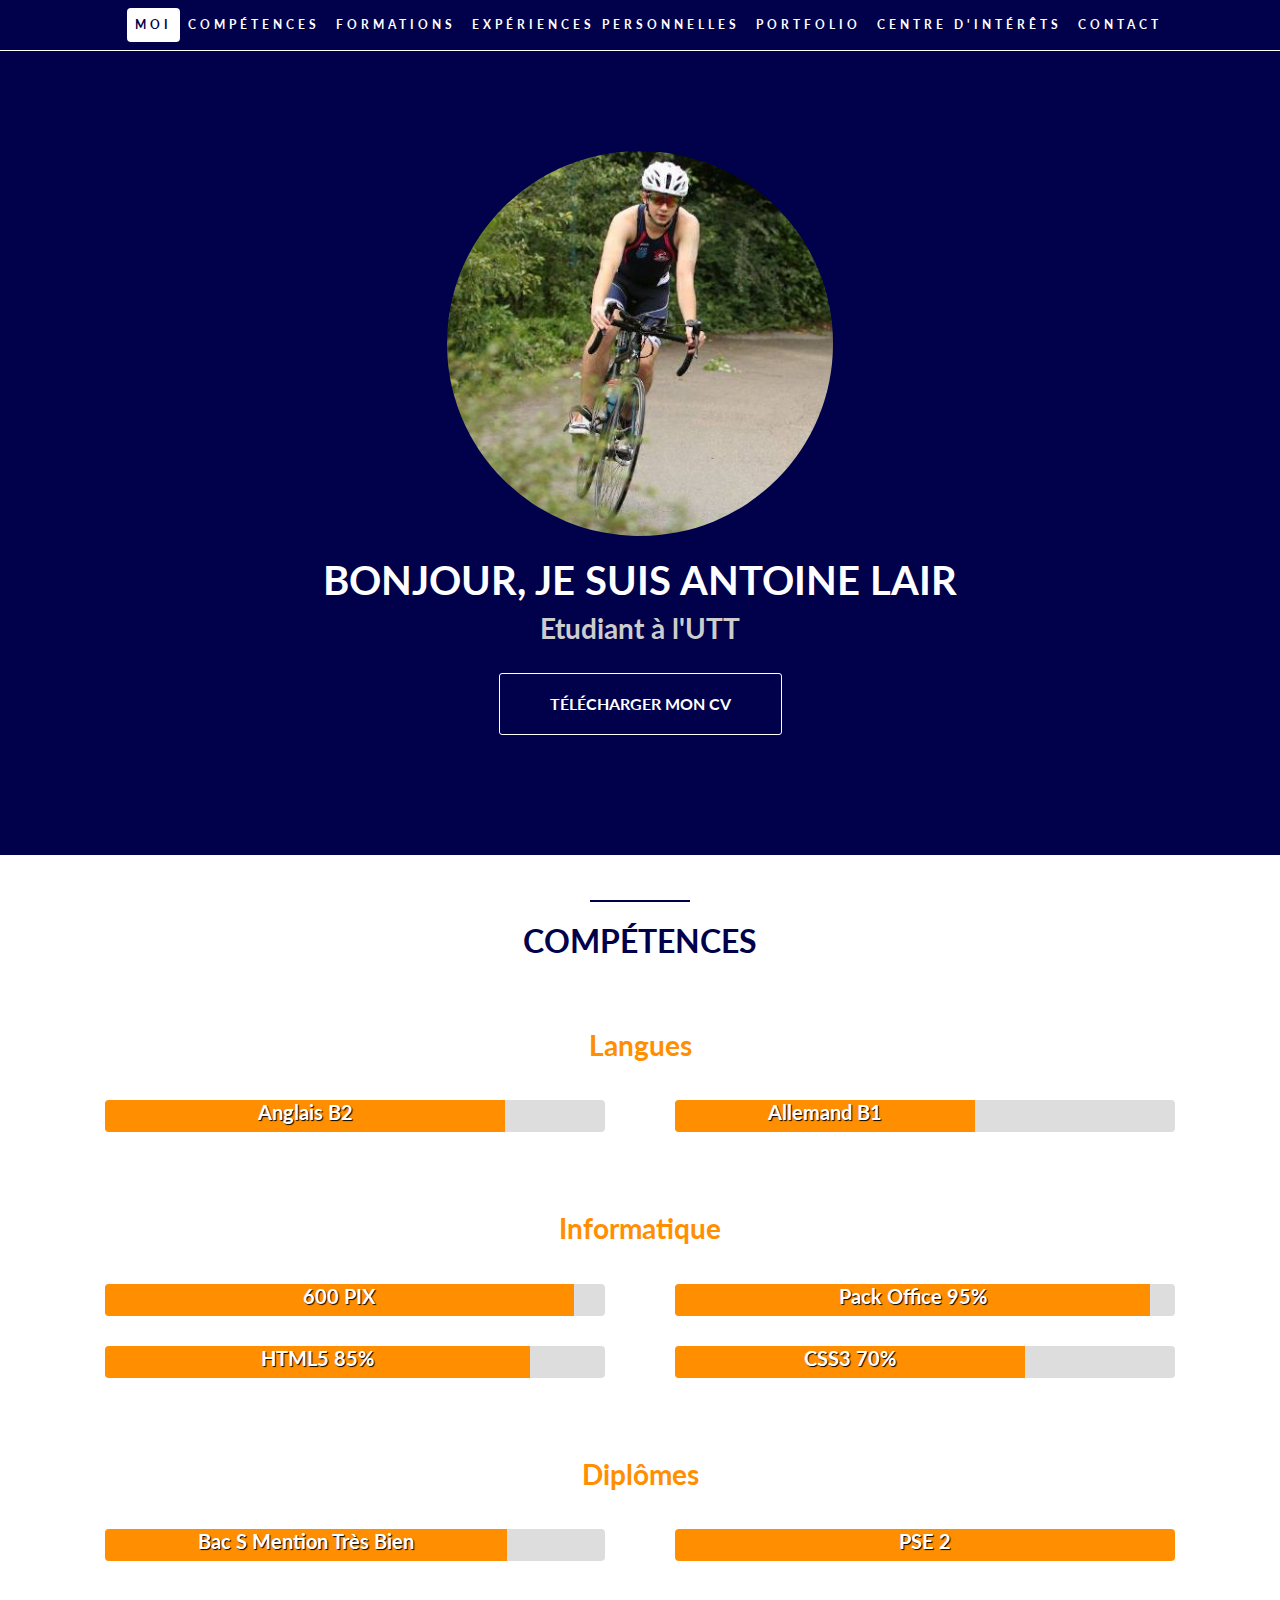
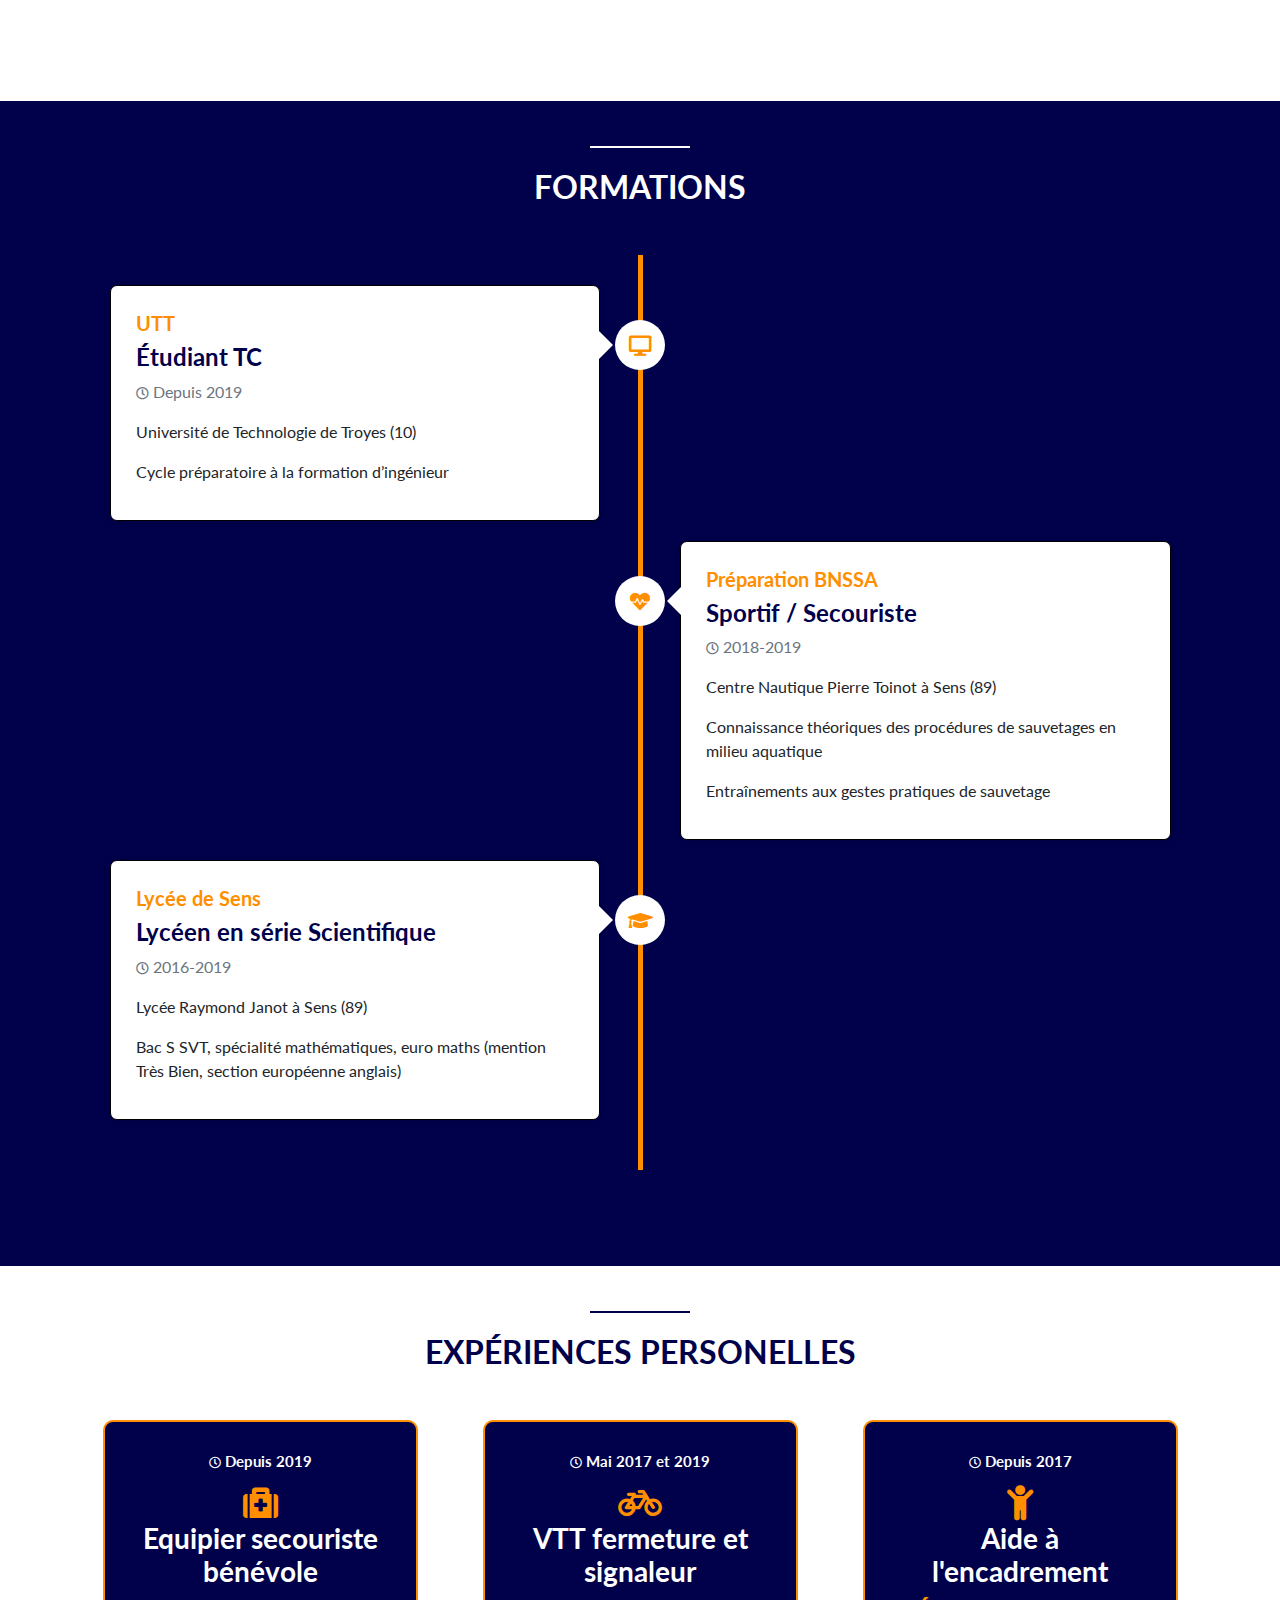
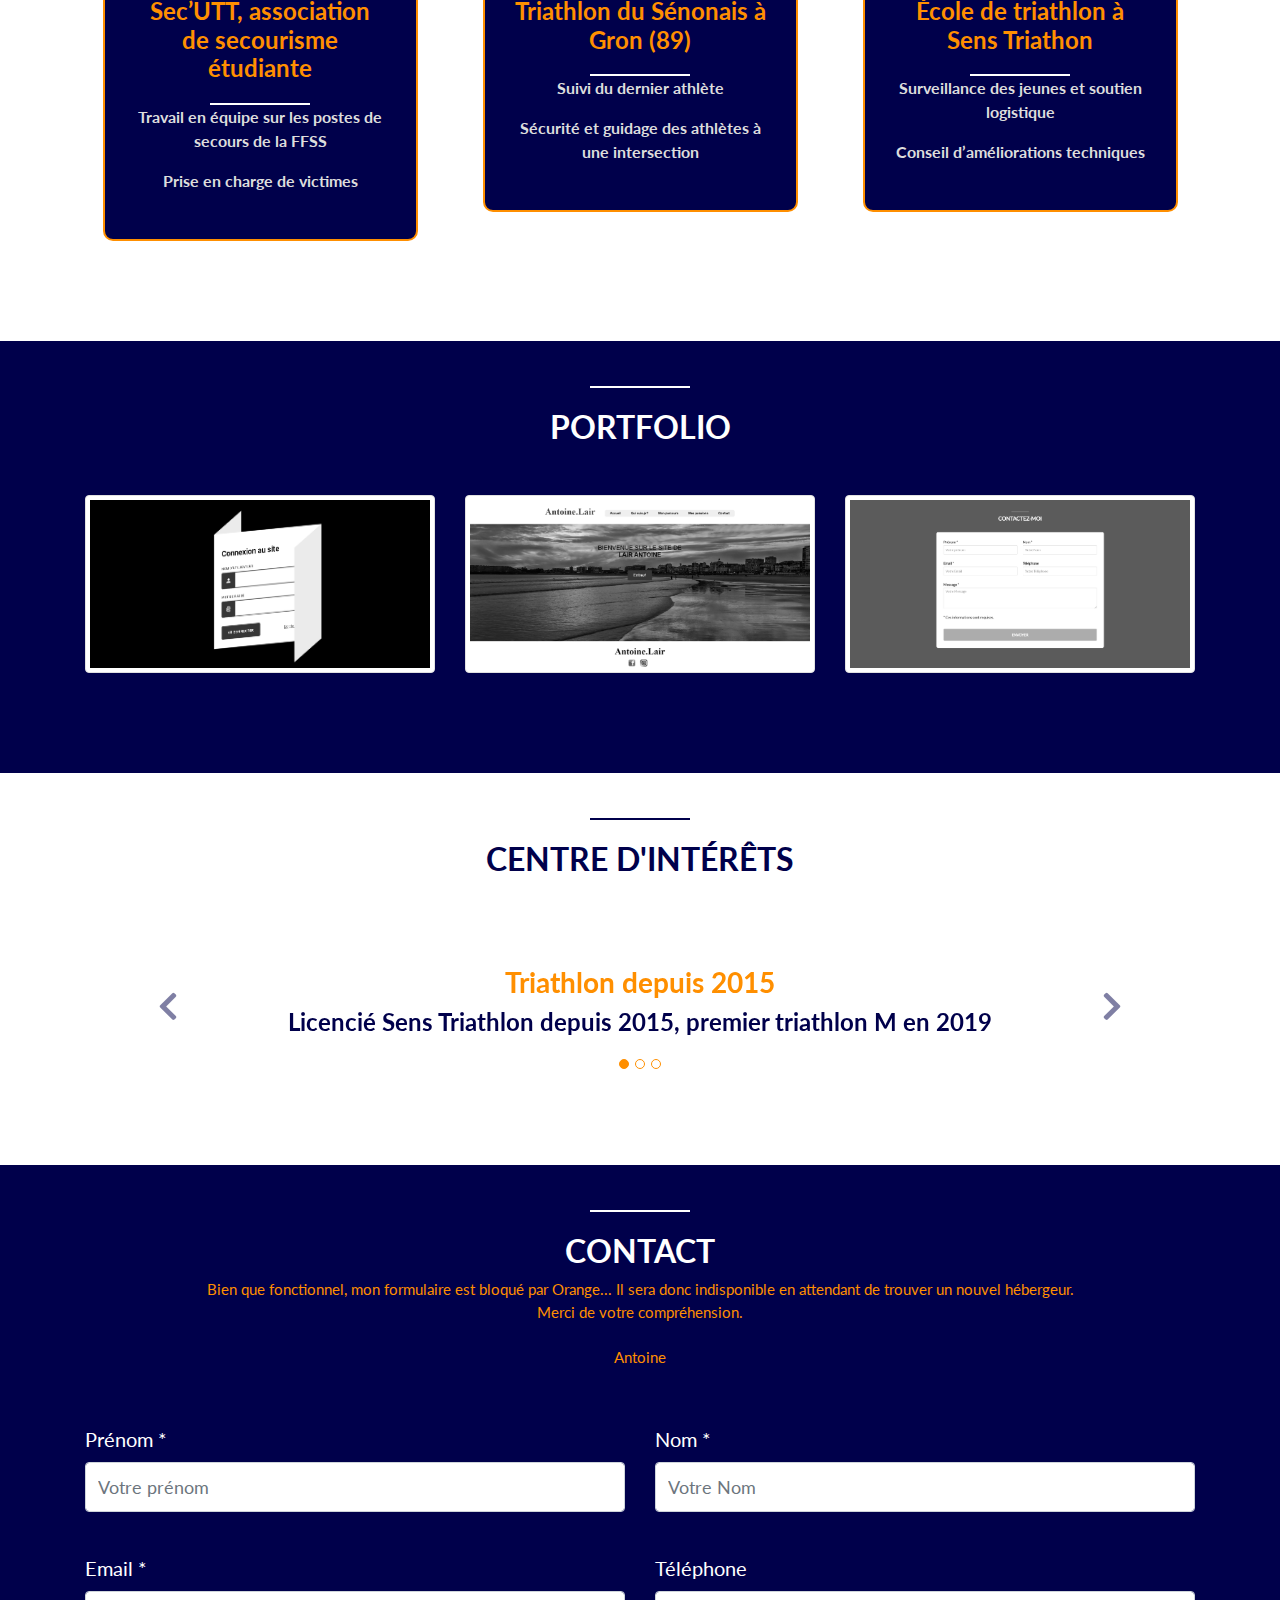
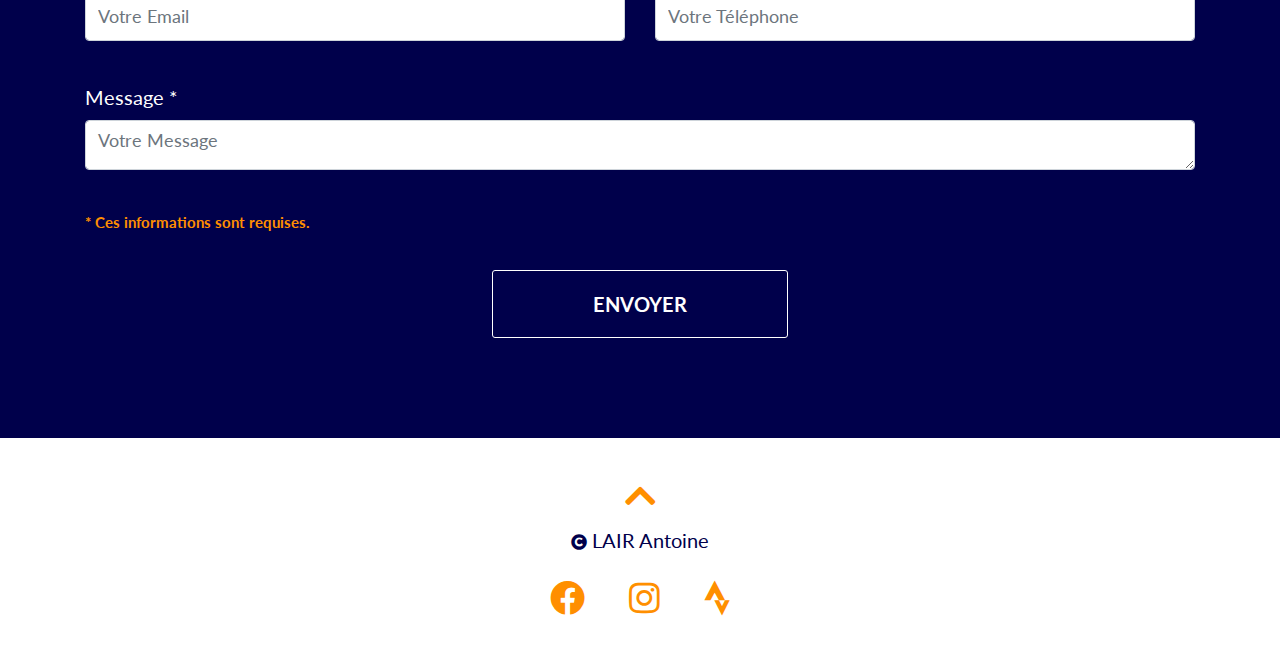
<file: index.html>
<!DOCTYPE html>
<html lang="fr" dir="ltr">
  <head>
    <title>CV Lair Antoine</title>
    <meta charset="utf-8">
    <meta name="viewport" content="width=device-width, initial-scale=1">
    <meta name="author" content="LAIR Antoine">
    <meta name="description" content="Bienvenue sur mon CV. Je suis Lair Antoine et ici vous trouverez mes compétences, mes formations, mes expériences personnelles, mon portfolio, centres d’intérêts.">


    <link rel="stylesheet" href="https://stackpath.bootstrapcdn.com/bootstrap/4.1.3/css/bootstrap.min.css" >
    <link rel="stylesheet" href="https://use.fontawesome.com/releases/v5.3.1/css/all.css">
    <script src="https://code.jquery.com/jquery-3.3.1.min.js"></script>
    <script src="https://cdnjs.cloudflare.com/ajax/libs/popper.js/1.14.3/umd/popper.min.js"></script>
    <script src="https://stackpath.bootstrapcdn.com/bootstrap/4.1.3/js/bootstrap.min.js"></script>
    <link href="https://fonts.googleapis.com/css?family=Lato" rel="stylesheet">
    <link rel="stylesheet" href="css/style.css">
    <script src="js/script.js"></script>

  </head>

  <body data-spy="scroll" data-target=".navbar" data-offset="60">
    <nav class="navbar navbar-expand-md navbar-dark sticky-top">
        <a class="navbar-brand" href="#"></a>

        <button class="navbar-toggler" type="button" data-toggle="collapse" data-target="#myNavbar">
                <i class="fas fa-bars fa-lg"></i>
        </button>

        <div class="collapse navbar-collapse justify-content-center" id="myNavbar">
            <ul class="nav nav-pills navbar-nav">
                <li class="nav-item"><a class="nav-link" href="#about">Moi</a></li>
                <li class="nav-item"><a class="nav-link" href="#skills">Compétences</a></li>
                <li class="nav-item"><a class="nav-link" href="#formation">Formations</a></li>
                <li class="nav-item"><a class="nav-link" href="#experience">Expériences personnelles</a></li>
                <li class="nav-item"><a class="nav-link" href="#portfolio">Portfolio</a></li>
                <li class="nav-item"><a class="nav-link" href="#interest">Centre d'intérêts</a></li>
                <li class="nav-item"><a class="nav-link" href="#contact">Contact</a></li>
            </ul>
        </div>
    </nav>



    <section id="about" class="container-fluid">
      <div class="col-xs-8 col-md-4 profile-picture">
        <img src="images/me.jpg" alt="Antoine" class="rounded-circle">
      </div>
      <div class="heading">
        <h1>Bonjour, je suis Antoine Lair</h1>
        <h3>Etudiant à l'UTT</h3>
        <a href="docs/CV_LAIR.pdf" target="_blank" class="button1">Télécharger mon CV</a>
      </div>
    </section>

    <section id="skills">
      <div class="blue-divider"></div>
      <div class="heading">
        <h2>Compétences</h2>
      </div>
      <div class="container">
        <h3>Langues</h3>
        <div class="row">
          <div class="col-md-6">
            <div class="progress">
              <div class="progress-bar" role="progressbar" aria-valuenow="4" aria-valuemin="0" aria-valuemax="5" style="width:80%">
                <h5>Anglais B2</h5>
              </div>
            </div>
          </div>
          <div class="col-md-6">
            <div class="progress">
              <div class="progress-bar" role="progressbar" aria-valuenow="3" aria-valuemin="0" aria-valuemax="5" style="width:60%">
                <h5>Allemand B1</h5>
              </div>
            </div>
          </div>
        </div>

        <h3>Informatique</h3>
        <div class="row">
          <div class="col-md-6">
            <div class="progress">
              <div class="progress-bar" role="progressbar" aria-valuenow="600" aria-valuemin="0" aria-valuemax="640" style="width:93.75%">
                <h5>600 PIX</h5>
              </div>
            </div>

          <div class="progress">
            <div class="progress-bar" role="progressbar" aria-valuenow="85" aria-valuemin="0" aria-valuemax="100" style="width:85%">
              <h5>HTML5 85%</h5>
            </div>
          </div>
          </div>
          <div class="col-md-6">
            <div class="progress">
              <div class="progress-bar" role="progressbar" aria-valuenow="95" aria-valuemin="0" aria-valuemax="100" style="width:95%">
                <h5>Pack Office 95%</h5>
              </div>
            </div>
            <div class="progress">
              <div class="progress-bar" role="progressbar" aria-valuenow="70" aria-valuemin="0" aria-valuemax="100" style="width:70%">
                <h5>CSS3 70%</h5>
              </div>
            </div>
          </div>
          </div>

          <h3>Diplômes</h3>
          <div class="row">
            <div class="col-md-6">
              <div class="progress">
                <div class="progress-bar" role="progressbar" aria-valuenow="16.08" aria-valuemin="0" aria-valuemax="20" style="width:80.4%">
                  <h5>Bac S Mention Très Bien</h5>
                </div>
              </div>
            </div>
            <div class="col-md-6">
              <div class="progress">
                <div class="progress-bar" role="progressbar" aria-valuenow="2" aria-valuemin="0" aria-valuemax="2" style="width:100%">
                  <h5>PSE 2</h5>
                </div>
              </div>
            </div>
          </div>
        </div>
    </section>

    <section id="formation">
      <div class="container">
        <div class="white-divider"></div>
        <div class="heading">
          <h2>Formations</h2>
        </div>
        <ul class="timeline">
          <li>
            <div class="timeline-badge"><span class="fas fa-desktop"> </span> </div>
            <div class="timeline-panel-container">
              <div class="timeline-panel">
                <div class="timeline-heading">
                  <h3>UTT</h3>
                  <h4>Étudiant TC</h4>
                  <p class="text-muted"><small class="far fa-clock"></small> Depuis 2019</p>
                </div>
                <div class="timeline-body">
                  <p>Université de Technologie de Troyes (10)</p>
                  <p>Cycle préparatoire à la formation d’ingénieur</p>
                </div>
              </div>
            </div>
          </li>
          <li>
            <div class="timeline-badge"><span class="fas fa-heartbeat"> </span> </div>
            <div class="timeline-panel-container-inverted">
              <div class="timeline-panel">
                <div class="timeline-heading">
                  <h3>Préparation BNSSA</h3>
                  <h4>Sportif / Secouriste</h4>
                  <p class="text-muted"><small class="far fa-clock"></small> 2018-2019</p>
                </div>
                <div class="timeline-body">
                  <p>Centre Nautique Pierre Toinot à Sens (89)</p>
                  <p>Connaissance théoriques des procédures de sauvetages en milieu aquatique</p>
                  <p>Entraînements aux gestes pratiques de sauvetage</p>
                </div>
              </div>
            </div>
          </li>
          <li>
            <div class="timeline-badge"><span class="fas fa-graduation-cap"> </span> </div>
            <div class="timeline-panel-container">
              <div class="timeline-panel">
                <div class="timeline-heading">
                  <h3>Lycée de Sens</h3>
                  <h4>Lycéen en série Scientifique</h4>
                  <p class="text-muted"><small class="far fa-clock"></small> 2016-2019</p>
                </div>
                <div class="timeline-body">
                  <p>Lycée Raymond Janot à Sens (89)</p>
                  <p>Bac S SVT, spécialité mathématiques, euro maths (mention Très Bien, section européenne anglais)</p>
                </div>
              </div>
            </div>
          </li>

        </ul>
      </div>
    </section>

    <section id="experience">
      <div class="container">
        <div class="heading">
          <div class="blue-divider"></div>
          <h2>Expériences personelles</h2>
        </div>
        <div class="row">
          <div class="col-sm-4">
            <div class="experience-block">
              <h5><small class="far fa-clock"></small>  Depuis 2019</h5>
              <span class="fas fa-medkit"></span>
              <h3>Equipier secouriste bénévole</h3>
              <h4>Sec’UTT, association de secourisme étudiante</h4>
              <div class="white-divider"></div>
              <p>Travail en équipe sur les postes de secours de la FFSS</p>
              <p>Prise en charge de victimes</p>
            </div>
          </div>
          <div class="col-sm-4">
            <div class="experience-block">
              <h5><small class="far fa-clock"></small>  Mai 2017 et 2019</h5>
              <span class="fas fa-bicycle"></span>
              <h3>VTT fermeture et signaleur</h3>
              <h4>Triathlon du Sénonais à Gron (89)</h4>
              <div class="white-divider"></div>
              <p>Suivi du dernier athlète</p>
              <p>Sécurité et guidage des athlètes à une intersection</p>
            </div>
          </div>
          <div class="col-sm-4">
            <div class="experience-block">
              <h5><small class="far fa-clock"></small>  Depuis 2017</h5>
              <span class="fas fa-child"></span>
              <h3>Aide à l'encadrement</h3>
              <h4>École de triathlon à Sens Triathon</h4>
              <div class="white-divider"></div>
              <p>Surveillance des jeunes et soutien logistique</p>
              <p>Conseil d’améliorations techniques</p>
            </div>
          </div>
        </div>
      </div>
    </section>

    <section id="portfolio">
                <div class="container">
                    <div class="white-divider"></div>
                    <div class="heading">
                        <h2>Portfolio</h2>
                    </div>
                    <div class="row">
                        <div class="col-md-4">
                            <a href="portfolio/beginform/index.html" target="_blank">
                                <img class="img-thumbnail" src="images/beginform.png" alt="Formulaire non fonctionnel">
                            </a>
                        </div>
                         <div class="col-md-4">
                           <a href="portfolio/oldsite/index.html" target="_blank">
                               <img class="img-thumbnail" src="images/oldsite.png" alt="Premier site perso">
                           </a>
                        </div>
                        <div class="col-md-4">
                            <a href="portfolio/contactform/index.php" target="_blank">
                                <img class="img-thumbnail" src="images/contactform.png" alt="Formulaire de contact">
                            </a>
                        </div>
                    </div>
                </div>
            </section>

            <section id="interest">
            <div class="container">
                <div class="blue-divider"></div>
                <div class="heading">
                    <h2>Centre d'intérêts</h2>
                </div>
                <div id="myCarousel" class="carousel slide text-center" data-ride="carousel">
                    <ol class="carousel-indicators">
                         <li data-target="#myCarousel" data-slide-to="0" class="active"></li>
                         <li data-target="#myCarousel" data-slide-to="1"></li>
                         <li data-target="#myCarousel" data-slide-to="2"></li>
                    </ol>
                    <div class="carousel-inner" role="listbox">
                        <div class="carousel-item active">
                            <h3>Triathlon depuis 2015</h3>
                            <h4> Licencié Sens Triathlon depuis 2015, premier triathlon M en 2019</h4>
                        </div>
                          <div class="carousel-item">
                            <h3>Secourisme depuis Septembre 2019</h3>
                            <h4>Avec Sec'UTT et la FFSS sur des soirées, motocross, match de foot...</h4>
                        </div>
                          <div class="carousel-item">
                            <h3>Programmation et développement web</h3>
                            <h4>Surtout du HTML/CSS au départ, puis découverte du PHP, JS, Bootstrap, C...</h4>
                        </div>
                    </div>
                    <a class="carousel-control-prev" href="#myCarousel" data-slide="prev" role="button">
                        <span class="fas fa-chevron-left fa-2x"></span>
                    </a>
                    <a class="carousel-control-next" href="#myCarousel" data-slide="next" role="button">
                        <span class="fas fa-chevron-right fa-2x"></span>
                    </a>
                </div>
            </div>
        </section>

        <section id="contact">
          <div class="container">
               <div class="white-divider"></div>
               <div class="heading">
                   <h2>Contact</h2>
                   <p>Bien que fonctionnel, mon formulaire est bloqué par Orange... Il sera donc indisponible en attendant de trouver un nouvel hébergeur. <br />Merci de votre compréhension.<br /><br />Antoine</p>
               </div>

              <div class="row">
                  <div class="col-lg-12">
                       <form id="contact-form" method="post" action="" role="form">
                           <div class="row">
                               <div class="col-md-6">
                                   <label for="firstname">Prénom <span class="white">*</span></label>
                                   <input id="firstname" type="text" name="firstname" class="form-control" placeholder="Votre prénom">
                                   <p class="comments"></p>
                               </div>
                               <div class="col-md-6">
                                   <label for="name">Nom <span class="white">*</span></label>
                                   <input id="name" type="text" name="name" class="form-control" placeholder="Votre Nom">
                                   <p class="comments"></p>
                               </div>
                               <div class="col-md-6">
                                   <label for="email">Email <span class="white">*</span></label>
                                   <input id="email" type="text" name="email" class="form-control" placeholder="Votre Email">
                                   <p class="comments"></p>
                               </div>
                               <div class="col-md-6">
                                   <label for="phone">Téléphone</label>
                                   <input id="phone" type="tel" name="phone" class="form-control" placeholder="Votre Téléphone">
                                   <p class="comments"></p>
                               </div>
                               <div class="col-md-12">
                                   <label for="message">Message <span class="white">*</span></label>
                                   <textarea id="message" name="message" class="form-control" placeholder="Votre Message" rows="4"></textarea>
                                   <p class="comments"></p>
                               </div>
                               <div class="col-md-12">
                                   <p class="white"><strong>* Ces informations sont requises.</strong></p>
                               </div>
                               <div class="col-md-12">
                                   <input type="submit" class="button" value="Envoyer">
                               </div>
                           </div>
                       </form>
                   </div>
              </div>
           </div>
        </section>

        <footer class="text-center">
            <a href="#about">
                <span class="fas fa-chevron-up"></span>
            </a>
            <h5><small class="fas fa-copyright"></small> LAIR Antoine</h5>
            <a href="https://www.facebook.com/antoine.lair.3" target="_blank"><span class="fab fa-facebook"> </span></a>
            <a href="https://www.instagram.com/antoine.lair89?igshid=1k1jk61kvtj6g" target="_blank"><span class="fab fa-instagram"> </span></a>
            <a href="https://www.strava.com/athletes/12554940" target="_blank"><span class="fab fa-strava"> </span></a>
        </footer>

  </body>
</html>
</file>
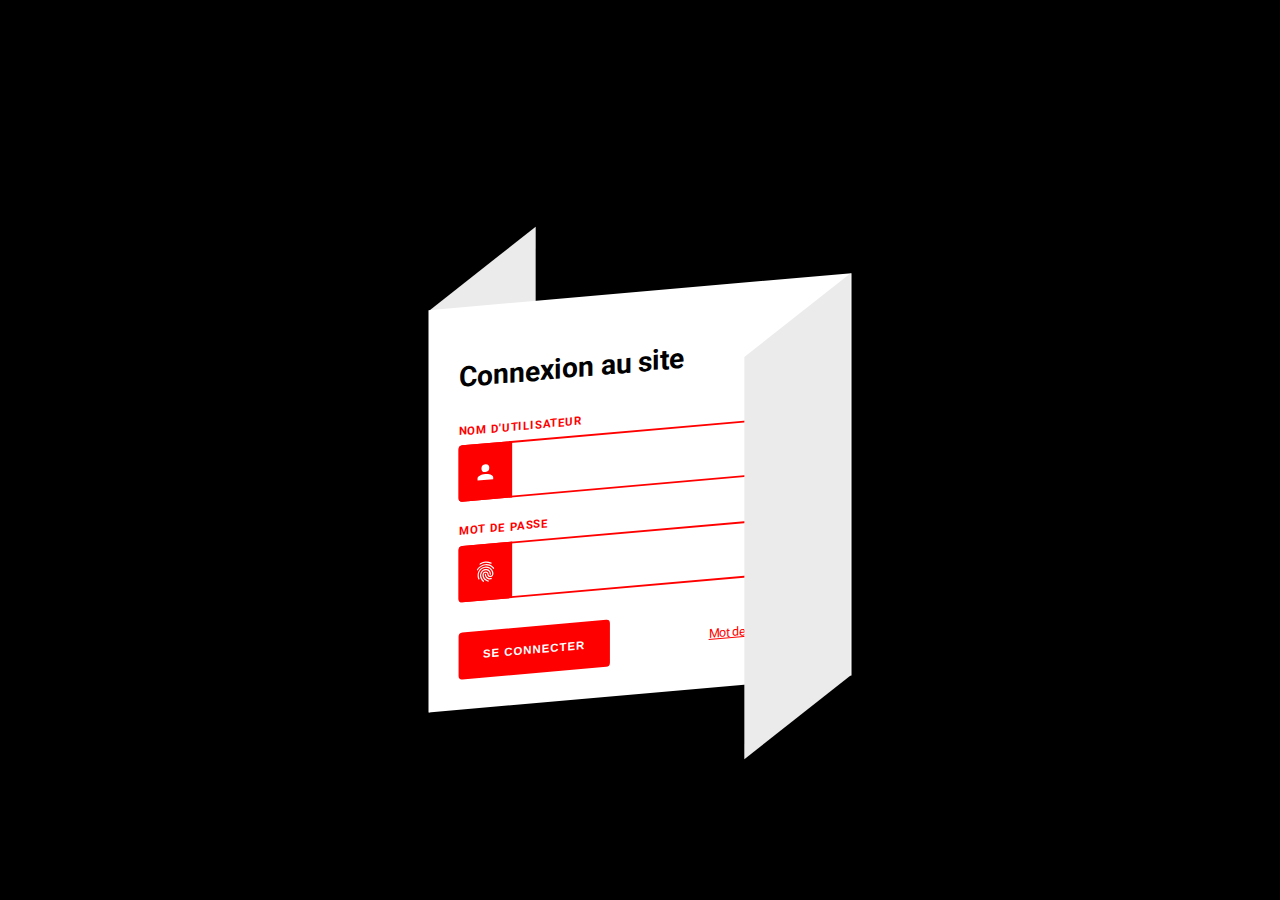
<file: portfolio/beginform/index.html>
<!DOCTYPE html>
<html lang="fr" dir="ltr">
  <head>
    <link rel="stylesheet" href="style.css">
    <meta charset="utf-8">
    <title></title>
  </head>
  <body>
    <form class="form" onsubmit="return false" autocomplete="off">
  <div class="form-inner">
    <h2>Connexion au site</h2>
    <div class="input-wrapper">
      <label for="login-username">Nom d'utilisateur</label>
      <div class="input-group"><span class="icon">
          <svg viewBox="0 0 24 24">
            <path d="M12,4A4,4 0 0,1 16,8A4,4 0 0,1 12,12A4,4 0 0,1 8,8A4,4 0 0,1 12,4M12,14C16.42,14 20,15.79 20,18V20H4V18C4,15.79 7.58,14 12,14Z"></path>
          </svg></span>
        <input type="text" id="login-username" data-lpignore="true"/>
      </div>
    </div>
    <div class="input-wrapper">
      <label for="login-password">Mot de passe</label>
      <div class="input-group"><span class="icon">
          <svg viewBox="0 0 24 24">
            <path d="M11.83,1.73C8.43,1.79 6.23,3.32 6.23,3.32C5.95,3.5 5.88,3.91 6.07,4.19C6.27,4.5 6.66,4.55 6.96,4.34C6.96,4.34 11.27,1.15 17.46,4.38C17.75,4.55 18.14,4.45 18.31,4.15C18.5,3.85 18.37,3.47 18.03,3.28C16.36,2.4 14.78,1.96 13.36,1.8C12.83,1.74 12.32,1.72 11.83,1.73M12.22,4.34C6.26,4.26 3.41,9.05 3.41,9.05C3.22,9.34 3.3,9.72 3.58,9.91C3.87,10.1 4.26,10 4.5,9.68C4.5,9.68 6.92,5.5 12.2,5.59C17.5,5.66 19.82,9.65 19.82,9.65C20,9.94 20.38,10.04 20.68,9.87C21,9.69 21.07,9.31 20.9,9C20.9,9 18.15,4.42 12.22,4.34M11.5,6.82C9.82,6.94 8.21,7.55 7,8.56C4.62,10.53 3.1,14.14 4.77,19C4.88,19.33 5.24,19.5 5.57,19.39C5.89,19.28 6.07,18.92 5.95,18.6V18.6C4.41,14.13 5.78,11.2 7.8,9.5C9.77,7.89 13.25,7.5 15.84,9.1C17.11,9.9 18.1,11.28 18.6,12.64C19.11,14 19.08,15.32 18.67,15.94C18.25,16.59 17.4,16.83 16.65,16.64C15.9,16.45 15.29,15.91 15.26,14.77C15.23,13.06 13.89,12 12.5,11.84C11.16,11.68 9.61,12.4 9.21,14C8.45,16.92 10.36,21.07 14.78,22.45C15.11,22.55 15.46,22.37 15.57,22.04C15.67,21.71 15.5,21.35 15.15,21.25C11.32,20.06 9.87,16.43 10.42,14.29C10.66,13.33 11.5,13 12.38,13.08C13.25,13.18 14,13.7 14,14.79C14.05,16.43 15.12,17.54 16.34,17.85C17.56,18.16 18.97,17.77 19.72,16.62C20.5,15.45 20.37,13.8 19.78,12.21C19.18,10.61 18.07,9.03 16.5,8.04C14.96,7.08 13.19,6.7 11.5,6.82M11.86,9.25V9.26C10.08,9.32 8.3,10.24 7.28,12.18C5.96,14.67 6.56,17.21 7.44,19.04C8.33,20.88 9.54,22.1 9.54,22.1C9.78,22.35 10.17,22.35 10.42,22.11C10.67,21.87 10.67,21.5 10.43,21.23C10.43,21.23 9.36,20.13 8.57,18.5C7.78,16.87 7.3,14.81 8.38,12.77C9.5,10.67 11.5,10.16 13.26,10.67C15.04,11.19 16.53,12.74 16.5,15.03C16.46,15.38 16.71,15.68 17.06,15.7C17.4,15.73 17.7,15.47 17.73,15.06C17.79,12.2 15.87,10.13 13.61,9.47C13.04,9.31 12.45,9.23 11.86,9.25M12.08,14.25C11.73,14.26 11.46,14.55 11.47,14.89C11.47,14.89 11.5,16.37 12.31,17.8C13.15,19.23 14.93,20.59 18.03,20.3C18.37,20.28 18.64,20 18.62,19.64C18.6,19.29 18.3,19.03 17.91,19.06C15.19,19.31 14.04,18.28 13.39,17.17C12.74,16.07 12.72,14.88 12.72,14.88C12.72,14.53 12.44,14.25 12.08,14.25Z"></path>
          </svg></span>
        <input type="password" id="login-password" data-lpignore="true"/>
      </div>
    </div>
    <div class="btn-group">
      <button class="btn btn--primary">Se connecter</button><a class="btn--text" href="#0">Mot de passe oublié?</a>
    </div>
  </div>
</form>
  </body>
</html>
</file>
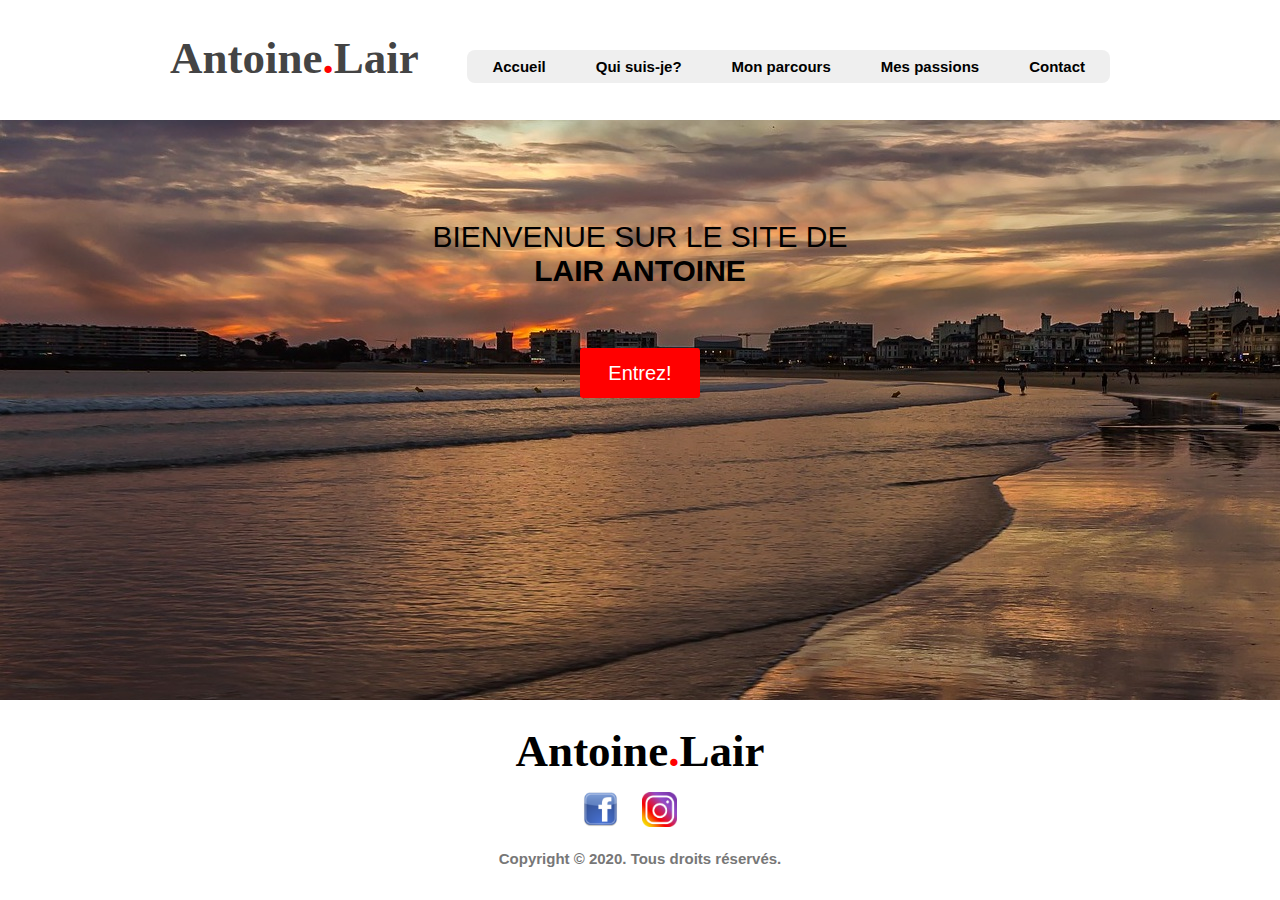
<file: portfolio/oldsite/index.html>
<!DOCTYPE html>
<html lang="fr" dir="ltr">

  <head>
    <meta charset="utf-8">
    <link href="styles.css" rel="stylesheet">
    <title>Antoine Lair</title>

  </head>

  <body>
    <header>
      <div class="wrapper">
        <h1>Antoine<span class="red">.</span>Lair</h1>
        <nav class="menu">
                        <ul id="listmenu">

                            <li><a href="index.html">Accueil</a>

                            </li>

                            <li><a href="moi.html">Qui suis-je?</a>

                            </li>

                            <li><a href="parcours.html">Mon parcours</a>
                                <ul>
                                    <li><a href="scolarite.html">Scolarité</a></li>
                                    <li><a href="diplome.html">Diplomes</a></li>
                                    <li><a href="association.html">Association</a></li>
                                    <li><a href="lieux.html">Lieux visités</a></li>
                                </ul>
                            </li>

                            <li><a href="passions.html">Mes passions</a>
                                <ul>
                                  <li><a href="triathlon.html">Triathlon</a></li>
                                  <li><a href="informatique.html">Informatique</a></li>
                                  <li><a href="secourisme.html">Secourisme</a></li>
                                  <li><a href="photographie.html">Photographie</a></li>
                                </ul>
                            </li>

                            <li><a href="contact.html">Contact</a>
                            </li>
                        </ul>
                    </nav>
      </div>
    </header>

    <section id="main-image">
      <!--Image par <a href="https://pixabay.com/fr/users/edmondlafoto-7913128/?utm_source=link-attribution&amp;utm_medium=referral&amp;utm_campaign=image&amp;utm_content=3208933">edmondlafoto</a> de <a href="https://pixabay.com/fr/?utm_source=link-attribution&amp;utm_medium=referral&amp;utm_campaign=image&amp;utm_content=3208933">Pixabay</a>-->
      <div class="wrapper">
        <h2>Bienvenue sur le site de<br><strong>Lair Antoine</strong></h2>
        <a href="moi.html" class="button-1">Entrez!</a>
      </div>
    </section>

    <footer>
      <h1>Antoine<span class="red">.</span>Lair</h1>
      <div class="social">
        <a href="https://www.facebook.com/antoine.lair.3">
          <img src="images/logo-facebook.png" alt="Lien Facebook" width="35" height="35"/>
        </a>
        <a href="https://www.instagram.com/antoine.lair89?igshid=1k1jk61kvtj6g">
          <img src="images/logo-instagram.png" alt="Lien Instagram" width="35" height="35"/>
        </a>
      </div>
      <div class="copyright">Copyright © 2020. Tous droits réservés.</div>
    </footer>

  </body>
</html>
</file>
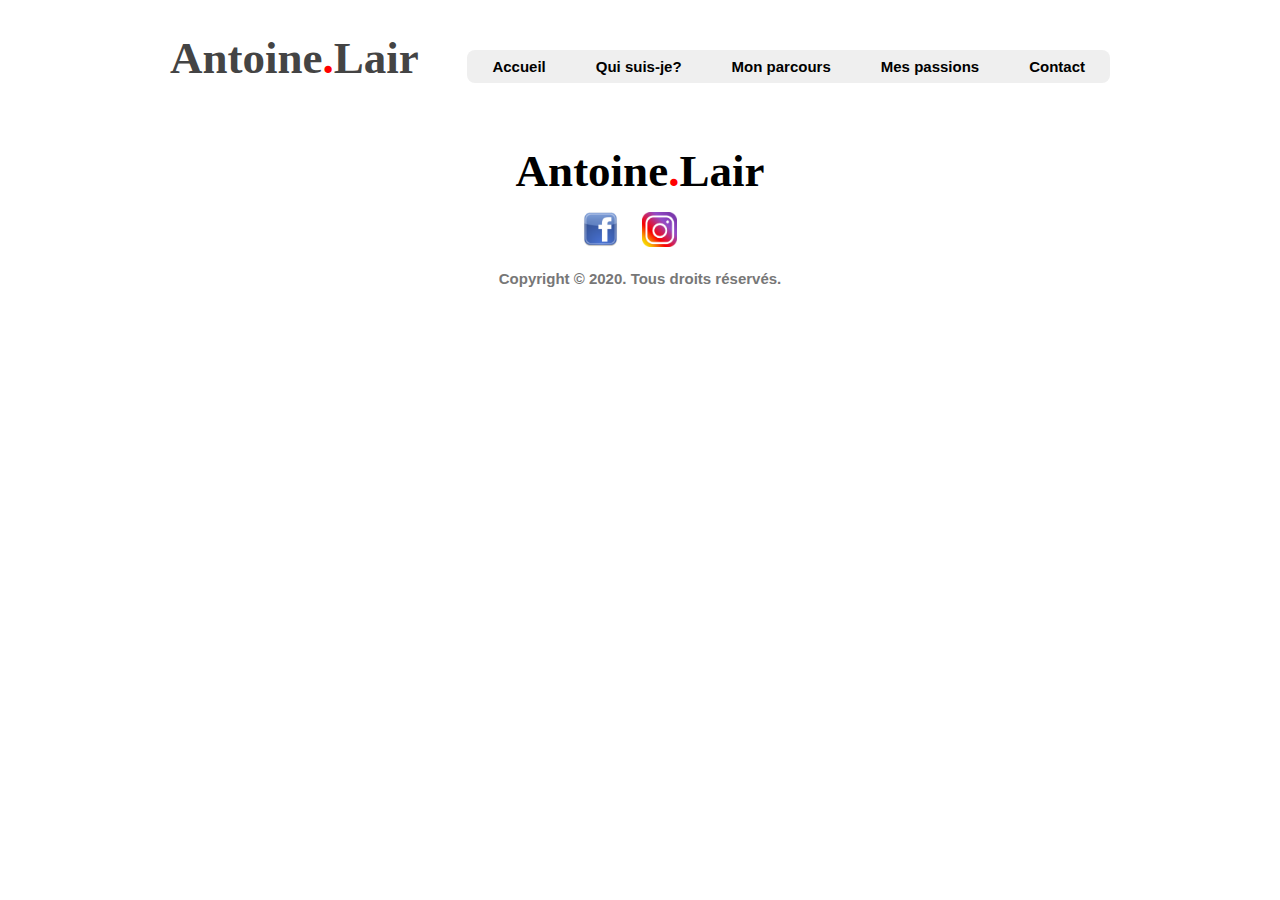
<file: portfolio/oldsite/association.html>
<!DOCTYPE html>
<html lang="fr" dir="ltr">
  <head>
    <meta charset="utf-8">
    <link href="styles.css" rel="stylesheet">
    <title>Antoine Lair</title>
  </head>

  <body>
    <header>
      <div class="wrapper">
        <h1>Antoine<span class="red">.</span>Lair</h1>
        <nav class="menu">
                        <ul id="listmenu">

                            <li><a href="index.html">Accueil</a>

                            </li>

                            <li><a href="moi.html">Qui suis-je?</a>

                            </li>

                            <li><a href="parcours.html">Mon parcours</a>
                                <ul>
                                    <li><a href="scolarite.html">Scolarité</a></li>
                                    <li><a href="diplome.html">Diplomes</a></li>
                                    <li><a href="association.html">Association</a></li>
                                    <li><a href="lieux.html">Lieux visités</a></li>
                                </ul>
                            </li>

                            <li><a href="passions.html">Mes passions</a>
                                <ul>
                                  <li><a href="triathlon.html">Triathlon</a></li>
                                  <li><a href="informatique.html">Informatique</a></li>
                                  <li><a href="secourisme.html">Secourisme</a></li>
                                  <li><a href="photographie.html">Photographie</a></li>
                                </ul>
                            </li>

                            <li><a href="contact.html">Contact</a>
                            </li>
                        </ul>
                    </nav>
      </div>
    </header>

    <footer>
      <h1>Antoine<span class="red">.</span>Lair</h1>
      <div class="social">
        <a href="https://www.facebook.com/antoine.lair.3">
          <img src="images/logo-facebook.png" alt="Lien Facebook" width="35" height="35"/>
        </a>
        <a href="https://www.instagram.com/antoine.lair89?igshid=1k1jk61kvtj6g">
          <img src="images/logo-instagram.png" alt="Lien Instagram" width="35" height="35"/>
        </a>
      </div>
      <div class="copyright">Copyright © 2020. Tous droits réservés.</div>
    </footer>
  </body>
</html>
</file>
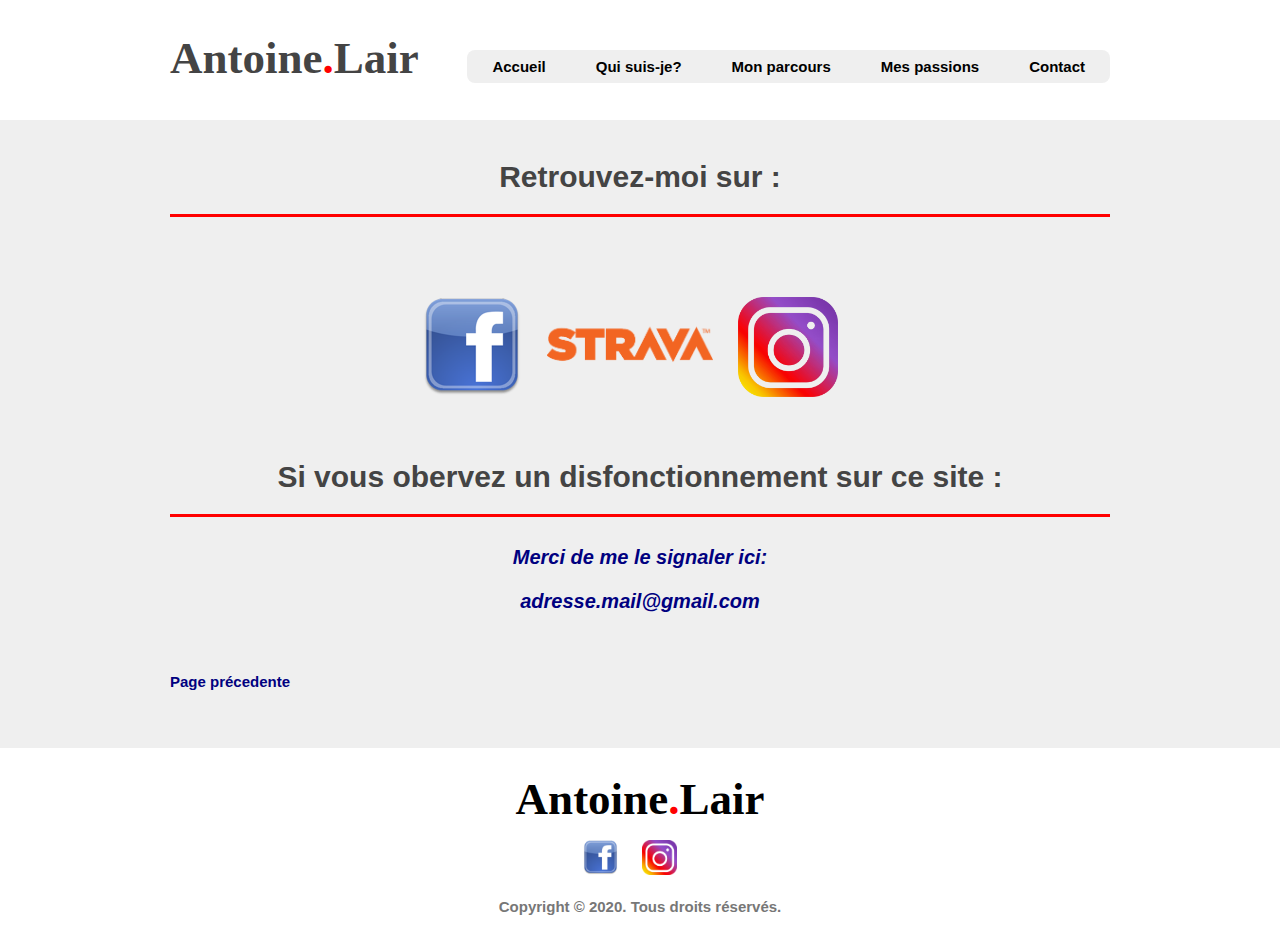
<file: portfolio/oldsite/contact.html>
<!DOCTYPE html>
<html lang="fr" dir="ltr">
  <head>
    <meta charset="utf-8">
    <link href="styles.css" rel="stylesheet">
    <title>Antoine Lair</title>
  </head>

  <body>
    <header>
      <div class="wrapper">
        <h1>Antoine<span class="red">.</span>Lair</h1>
        <nav class="menu">
                        <ul id="listmenu">

                            <li><a href="index.html">Accueil</a>

                            </li>

                            <li><a href="moi.html">Qui suis-je?</a>

                            </li>

                            <li><a href="parcours.html">Mon parcours</a>
                                <ul>
                                    <li><a href="scolarite.html">Scolarité</a></li>
                                    <li><a href="diplome.html">Diplomes</a></li>
                                    <li><a href="association.html">Association</a></li>
                                    <li><a href="lieux.html">Lieux visités</a></li>
                                </ul>
                            </li>

                            <li><a href="passions.html">Mes passions</a>
                                <ul>
                                  <li><a href="triathlon.html">Triathlon</a></li>
                                  <li><a href="informatique.html">Informatique</a></li>
                                  <li><a href="secourisme.html">Secourisme</a></li>
                                  <li><a href="photographie.html">Photographie</a></li>
                                </ul>
                            </li>

                            <li><a href="contact.html">Contact</a>
                            </li>
                        </ul>
                    </nav>
      </div>
    </header>

    <section id="contact">
      <div class="wrapper">

        <div class="media">
          <h5>Retrouvez-moi sur :</h5>
          <div class="social">
            <a href="https://www.facebook.com/antoine.lair.3">
              <img src="images/logo-facebook.png" alt="Lien Facebook" width="100" height="100"/>
            </a>
            <a href="https://www.strava.com/athletes/12554940">
<!--Par <a href="//commons.wikimedia.org/w/index.php?title=User:L%C3%A9o_Bier&amp;action=edit&amp;redlink=1" class="new" title="User:Léo Bier (page does not exist)">Léo Bier</a> — <span class="int-own-work" lang="fr">Travail personnel</span>, <a href="https://creativecommons.org/licenses/by-sa/4.0" title="Creative Commons Attribution-Share Alike 4.0">CC BY-SA 4.0</a>, <a href="https://commons.wikimedia.org/w/index.php?curid=62028494">Lien</a>-->
              <img src="images/logo-strava.png" alt="Lien Strava" width="auto" height="100"/>
            </a>
            <a href="https://www.instagram.com/antoine.lair89?igshid=1k1jk61kvtj6g">
              <img src="images/logo-instagram.png" alt="Lien Instagram" width="100" height="100"/>
            </a>

          </div>

          <div class="maintenance">
            <h5>Si vous obervez un disfonctionnement sur ce site :</h5>
            <p><small>Merci de me le signaler ici:<br><br>adresse.mail@gmail.com</small></p>
            <div class="page">
              <a href="passions.html">Page précedente</a>
            </div>
          </div>


        </div>

      </div>
    </section>

    <footer>
      <h1>Antoine<span class="red">.</span>Lair</h1>
      <div class="social">
        <a href="https://www.facebook.com/antoine.lair.3">
          <img src="images/logo-facebook.png" alt="Lien Facebook" width="35" height="35"/>
        </a>
        <a href="https://www.instagram.com/antoine.lair89?igshid=1k1jk61kvtj6g">
          <img src="images/logo-instagram.png" alt="Lien Instagram" width="35" height="35"/>
        </a>
      </div>
      <div class="copyright">Copyright © 2020. Tous droits réservés.</div>
    </footer>
  </body>
</html>
</file>
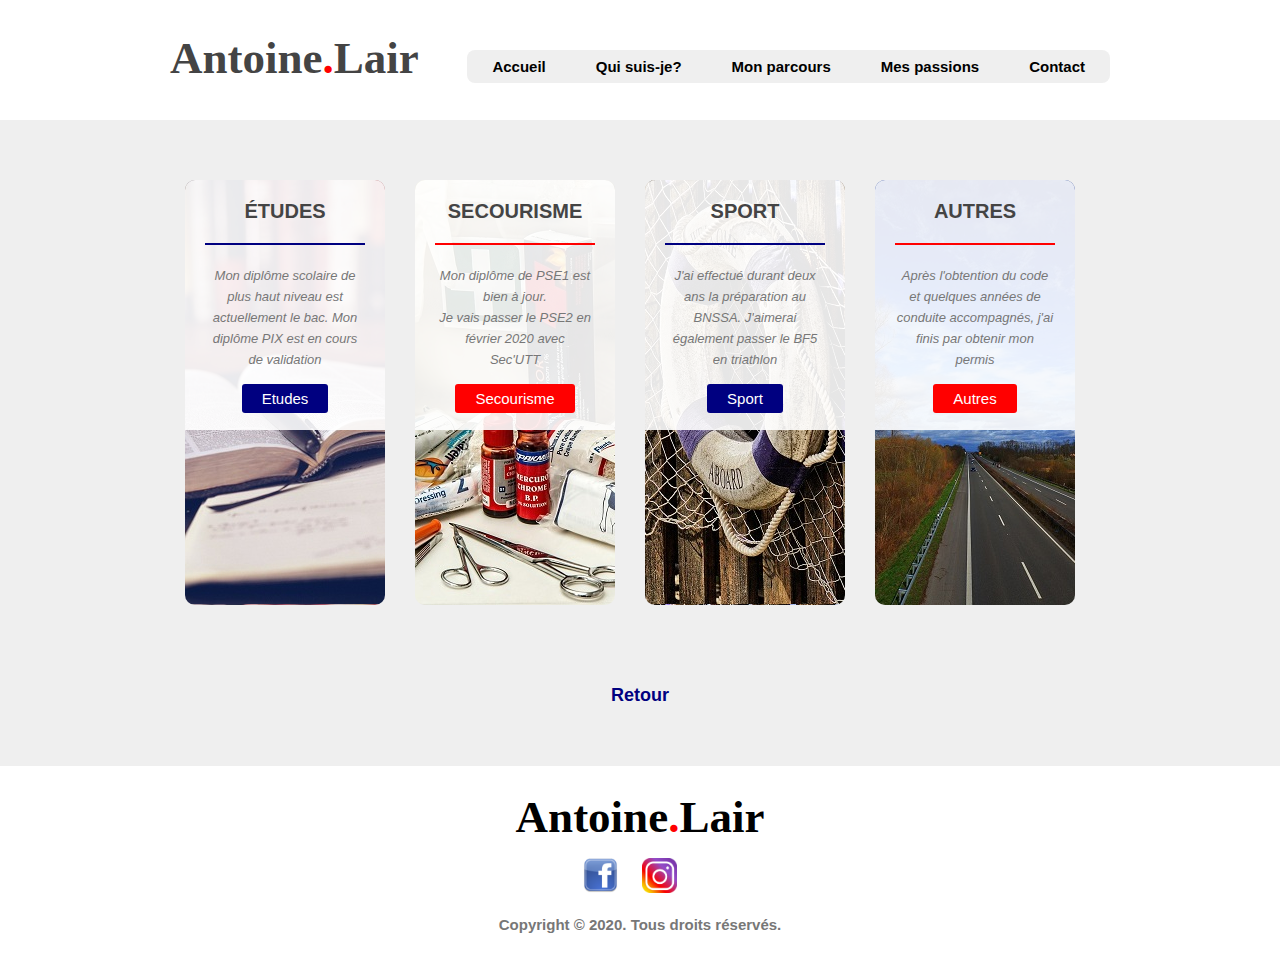
<file: portfolio/oldsite/diplome.html>
<!DOCTYPE html>
<html lang="fr" dir="ltr">
  <head>
    <meta charset="utf-8">
    <link href="styles.css" rel="stylesheet">
    <title>Antoine Lair</title>
  </head>

  <body>
    <header>
      <div class="wrapper">
        <h1>Antoine<span class="red">.</span>Lair</h1>
        <nav class="menu">
                        <ul id="listmenu">

                            <li><a href="index.html">Accueil</a>

                            </li>

                            <li><a href="moi.html">Qui suis-je?</a>

                            </li>

                            <li><a href="parcours.html">Mon parcours</a>
                                <ul>
                                    <li><a href="scolarite.html">Scolarité</a></li>
                                    <li><a href="diplome.html">Diplomes</a></li>
                                    <li><a href="association.html">Association</a></li>
                                    <li><a href="lieux.html">Lieux visités</a></li>
                                </ul>
                            </li>

                            <li><a href="passions.html">Mes passions</a>
                                <ul>
                                  <li><a href="triathlon.html">Triathlon</a></li>
                                  <li><a href="informatique.html">Informatique</a></li>
                                  <li><a href="secourisme.html">Secourisme</a></li>
                                  <li><a href="photographie.html">Photographie</a></li>
                                </ul>
                            </li>

                            <li><a href="contact.html">Contact</a>
                            </li>
                        </ul>
                    </nav>
      </div>
    </header>

    <section id="diplome">
      <div class="wrapper">

      <div class="colonne-5">
        <article style="background-image: url(images/livres.jpg)">
          <!--Image par <a href="https://pixabay.com/fr/users/lil_foot_-2672923/?utm_source=link-attribution&amp;utm_medium=referral&amp;utm_campaign=image&amp;utm_content=1428428">lil_foot_</a> de <a href="https://pixabay.com/fr/?utm_source=link-attribution&amp;utm_medium=referral&amp;utm_campaign=image&amp;utm_content=1428428">Pixabay</a>-->
          <div class="overlayb">
            <h4>études</h4>
            <p><small>Mon diplôme scolaire de plus haut niveau est actuellement le bac. Mon diplôme PIX est en cours de validation</small></p>
            <a class="button-2" href="detudes.html">Etudes</a>
          </div>
        </article>
      </div>

      <div class="colonne-6">
        <article style="background-image: url(images/secours.jpg)">
          <!--Image par <a href="https://pixabay.com/fr/users/stevepb-282134/?utm_source=link-attribution&amp;utm_medium=referral&amp;utm_campaign=image&amp;utm_content=908591">Steve Buissinne</a> de <a href="https://pixabay.com/fr/?utm_source=link-attribution&amp;utm_medium=referral&amp;utm_campaign=image&amp;utm_content=908591">Pixabay</a>-->
          <div class="overlayb">
            <h4>Secourisme</h4>
            <p><small>Mon diplôme de PSE1 est bien à jour.<br>Je vais passer le PSE2 en février 2020 avec<br>Sec'UTT</small></p>
            <a class="button-3" href="dsecourisme.html">Secourisme</a>
          </div>
        </article>
      </div>

      <div class="colonne-7">
        <article style="background-image: url(images/bouee.jpg)">
          <!--Image par <a href="https://pixabay.com/fr/users/Alexas_Fotos-686414/?utm_source=link-attribution&amp;utm_medium=referral&amp;utm_campaign=image&amp;utm_content=3595757">Alexas_Fotos</a> de <a href="https://pixabay.com/fr/?utm_source=link-attribution&amp;utm_medium=referral&amp;utm_campaign=image&amp;utm_content=3595757">Pixabay</a>-->
          <div class="overlayb">
            <h4>Sport</h4>
            <p><small>J'ai effectué durant deux ans la préparation au BNSSA. J'aimerai également passer le BF5 en triathlon</small></p>
            <a class="button-2" href="dsport.html">Sport</a>
          </div>
        </article>
      </div>

      <div class="colonne-8">
        <article style="background-image: url(images/route.jpg)">
          <!--Image par <a href="https://pixabay.com/fr/users/Mylene2401-10328767/?utm_source=link-attribution&amp;utm_medium=referral&amp;utm_campaign=image&amp;utm_content=4063816">Mylene2401</a> de <a href="https://pixabay.com/fr/?utm_source=link-attribution&amp;utm_medium=referral&amp;utm_campaign=image&amp;utm_content=4063816">Pixabay</a>-->
          <div class="overlayb">
            <h4>Autres</h4>
            <p><small>Après l'obtention du code et quelques années de conduite accompagnés, j'ai finis par obtenir mon permis</small></p>
            <a class="button-3" href="dautres.html">Autres</a>
          </div>
        </article>
      </div>
      <div class="retour">
        <a href="parcours.html">Retour</a>
      </div>
      </div>

      <div class="clear"></div>
    </section>

    <footer>
      <h1>Antoine<span class="red">.</span>Lair</h1>
      <div class="social">
        <a href="https://www.facebook.com/antoine.lair.3">
          <img src="images/logo-facebook.png" alt="Lien Facebook" width="35" height="35"/>
        </a>
        <a href="https://www.instagram.com/antoine.lair89?igshid=1k1jk61kvtj6g">
          <img src="images/logo-instagram.png" alt="Lien Instagram" width="35" height="35"/>
        </a>
      </div>
      <div class="copyright">Copyright © 2020. Tous droits réservés.</div>
    </footer>
  </body>
</html>
</file>
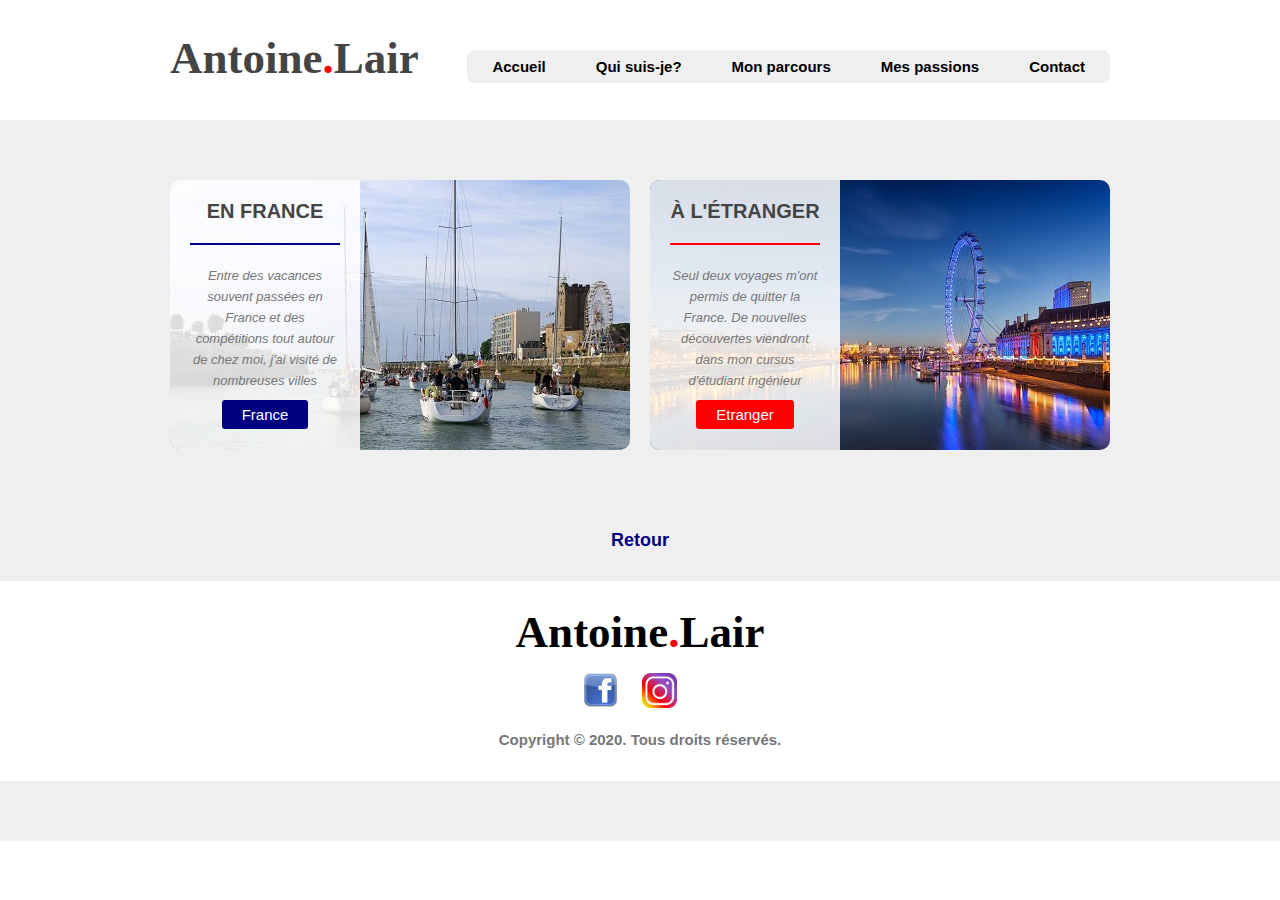
<file: portfolio/oldsite/lieux.html>
<!DOCTYPE html>
<html lang="fr" dir="ltr">
  <head>
    <meta charset="utf-8">
    <link href="styles.css" rel="stylesheet">
    <title>Antoine Lair</title>
  </head>

  <body>
    <header>
      <div class="wrapper">
        <h1>Antoine<span class="red">.</span>Lair</h1>
        <nav class="menu">
                        <ul id="listmenu">

                            <li><a href="index.html">Accueil</a>

                            </li>

                            <li><a href="moi.html">Qui suis-je?</a>

                            </li>

                            <li><a href="parcours.html">Mon parcours</a>
                                <ul>
                                    <li><a href="scolarite.html">Scolarité</a></li>
                                    <li><a href="diplome.html">Diplomes</a></li>
                                    <li><a href="association.html">Association</a></li>
                                    <li><a href="lieux.html">Lieux visités</a></li>
                                </ul>
                            </li>

                            <li><a href="passions.html">Mes passions</a>
                                <ul>
                                  <li><a href="triathlon.html">Triathlon</a></li>
                                  <li><a href="informatique.html">Informatique</a></li>
                                  <li><a href="secourisme.html">Secourisme</a></li>
                                  <li><a href="photographie.html">Photographie</a></li>
                                </ul>
                            </li>

                            <li><a href="contact.html">Contact</a>
                            </li>
                        </ul>
                    </nav>
      </div>
    </header>

    <section id="lieux">
      <div class="wrapper">

        <article style="background-image: url(images/olone.jpg)">
          <!--Image par <a href="https://pixabay.com/fr/users/medogolo-4154454/?utm_source=link-attribution&amp;utm_medium=referral&amp;utm_campaign=image&amp;utm_content=1958501">Francis Medogolo</a> de <a href="https://pixabay.com/fr/?utm_source=link-attribution&amp;utm_medium=referral&amp;utm_campaign=image&amp;utm_content=1958501">Pixabay</a>-->
          <div class="overlay">
            <div class="france">
            <h4>En France</h4>
            </div>
            <p><small>Entre des vacances souvent passées en France et des compétitions tout autour de chez moi, j'ai visité de nombreuses villes</small></p>
            <a class="button-2" href="france.html">France</a>
          </div>
        </article>
        <article style="background-image: url(images/londres.jpg)">
          <!--Image par <a href="https://pixabay.com/photos/?utm_source=link-attribution&amp;utm_medium=referral&amp;utm_campaign=image&amp;utm_content=945497">Free-Photos</a> de <a href="https://pixabay.com/fr/?utm_source=link-attribution&amp;utm_medium=referral&amp;utm_campaign=image&amp;utm_content=945497">Pixabay</a>-->
          <div class="overlay">
            <div class="etranger">
            <h4>à l'étranger</h4>
            </div>
            <p><small>Seul deux voyages m'ont permis de quitter la France. De nouvelles découvertes viendront dans mon cursus d'étudiant ingénieur</small></p>
            <a class="button-3" href="etranger.html">Etranger</a>
          </div>
        </article>
        <div class="clear"></div>
        <div class="retour">
          <a href="parcours.html">Retour</a>
        </div>
      </div>

    <footer>
      <h1>Antoine<span class="red">.</span>Lair</h1>
      <div class="social">
        <a href="https://www.facebook.com/antoine.lair.3">
          <img src="images/logo-facebook.png" alt="Lien Facebook" width="35" height="35"/>
        </a>
        <a href="https://www.instagram.com/antoine.lair89?igshid=1k1jk61kvtj6g">
          <img src="images/logo-instagram.png" alt="Lien Instagram" width="35" height="35"/>
        </a>
      </div>
      <div class="copyright">Copyright © 2020. Tous droits réservés.</div>
    </footer>
  </body>
</html>
</file>
<file: css/style.css>
/*GENERAL*/

body {
  font-family: "Lato", sans-serif;
}

h1, h2, h3, h4, h5, h6 {
  font-weight: bold;
}

img {
  max-width: 100%;
  height: auto;
}

section {
    padding: 45px 0 80px 0;
}

section .heading {
  text-align: center;
  padding-bottom: 40px;
}

section .heading h2 {
  padding-top: 20px;
  text-transform: uppercase;
}

.blue-divider {
  width: 100px;
  height: 2px;
  background: #00004b;
  margin: 0 auto;

}

.white-divider {
  width: 100px;
  height: 2px;
  background: #fff;
  margin: 0 auto;

}


/* MENU */
.navbar {
    background-color: #00004b;
    font-size: 12px;
    border-bottom: 1px solid #fff;
    letter-spacing: 4px;
    text-transform: uppercase;
    font-weight: bold;
}
.nav-pills .nav-link{
    color: #fff !important;
    text-align: center;
}
.nav-pills .nav-link.active,  .nav-pills .nav-link:hover{
    color: #00004b !important;
    background-color: #fff !important;
}
.navbar-toggler{
    color: #fff !important;
    border-style: none;
}

/*ABOUT*/

#about {
  padding-top: 100px;
  background: #00004b;
}

.profile-picture {
  text-align: center;
  margin: 0 auto;
  float: none;
  padding-bottom: 20px;
}

#about .heading h1 {
 color: #fff;
 text-transform: uppercase;
}

#about .heading h3 {
 color: #ccc;
}

.button1 {
  font-weight: bold;
  text-transform: uppercase;
  color: white;
  border: 1px solid white;
  display: inline-block;
  margin-top: 20px;
  padding: 18px 50px;
  border-radius: 3px;
  transition: all 0.3s ease-in 0s;
}

.button1:hover {
  background: #fff;
  color: #00004b;
  text-decoration: none;
}

/*SKILLS*/

#skills
{
  background: #fff;
}

#skills .heading h2 {
  color: #00004b;
}

#skills .progress {
  height: auto;
  margin: 30px 20px;
  background: #ddd;
}

#skills .progress-bar {
  background: #FF8F00;
}

#skills .progress h5 {
  text-shadow: 1px 1px 1px #000;
}

#skills h3 {
 color: #FF8F00;
 padding-top: 20px;
}

#skills .container {
  text-align: center;
}

#skills .row {
  padding-bottom: 30px;
}

/*FORMATION*/

#formation {
  background-color: #00004b;
}

#formation .heading h2 {
  color: #fff;

}

.timeline{
    padding: 30px 10px;
    position: relative;
}
.timeline:before{
    top: 0;
    bottom: 0;
    position: absolute;
    content: " ";
    width: 5px;
    background-color: #FF8F00;
    left: 50%;
    margin-left: -2.5px;
}
.timeline > li{
    margin-bottom: 20px;
    position: relative;
}
.timeline > li:after{
    clear: both;
}
.timeline > li:before, .timeline > li:after{
    content: " ";
    display: table;
}
.timeline li .timeline-badge{
    color: #FF8F00;
    width: 50px;
    line-height: 50px;
    font-size: 20px;
    text-align: center;
    position: absolute;
    top: 35px;
    left: 50%;
    margin-left: -25px;
    background-color: #fff;
    border-radius: 50%;
}
.timeline-panel-container{
    width: 50%;
    float: left;
}
.timeline-panel-container-inverted{
    width: 50%;
    float: right;
}
.timeline-panel{
    width: 90%;
    float: right;
    margin-right: 40px;
    border: 1px solid #000;
    border-radius: 7px;
    padding: 20px 25px;
    position: relative;
    box-shadow: 0 1px 6px rgba(0,0,0, 0.175);
    background: #fff;
}
.timeline-panel-container-inverted .timeline-panel{
    float: left;
    margin-left: 40px;
}
.timeline-panel:after{
    position:absolute;
    top: 45px;
    right: -14px;
    display:inline-block;
    border-top: 14px solid transparent;
    border-left: 14px solid #fff;
    border-right: 0 solid #fff;
    border-bottom: 14px solid transparent;
    content: " ";
}
.timeline-panel-container-inverted .timeline-panel:after{
    border-left-width: 0;
    border-right-width: 14px;
    left: -14px;
    right: auto;
}
.timeline-heading h3{
    margin-top: 5px;
    font-size: 20px;
    color: #FF8F00;
}
.timeline-heading h4{
     color: #00004b;
}

@media (max-width: 767px) {
  ul.timeline:before {
 left: 40px;
 }
  .timeline{
      padding: 30px 10px;
      position: relative;
  }
  .timeline:before{
      top: 0;
      bottom: 0;
      position: absolute;
      content: " ";
      width: 5px;
      background-color: #FF8F00;
      left: 50%;
      margin-left: -2.5px;
  }
  .timeline > li{
      margin-bottom: 20px;
      position: relative;
  }
  .timeline > li:after{
      clear: both;
  }
  .timeline > li:before, .timeline > li:after{
      content: " ";
      display: table;
  }
  .timeline li .timeline-badge{
      color: #FF8F00;
      width: 50px;
      line-height: 50px;
      font-size: 20px;
      text-align: center;
      position: absolute;
      top: 35px;
      left: 30px;
      background-color: #fff;
      border-radius: 50%;
  }
  .timeline-panel-container{
      width: 90%;
      margin-left: 35px;
  }
  .timeline-panel-container-inverted{
    width: 90%;
    margin-left: 30px;
  }
  .timeline-panel{
      width: 90%;
      float: right;
      margin-right: 40px;
      border: 1px solid #000;
      border-radius: 7px;
      padding: 20px 25px;
      position: relative;
      box-shadow: 0 1px 6px rgba(0,0,0, 0.175);
      background: #fff;
      float: left;
      margin-left: 40px;
  }
  .timeline-panel:after{
      position:absolute;
      top: 45px;
      right: -14px;
      display:inline-block;
      border-top: 14px solid transparent;
      border-left: 14px solid #fff;
      border-right: 0 solid #fff;
      border-bottom: 14px solid transparent;
      content: " ";
      border-left-width: 0;
      border-right-width: 14px;
      left: -14px;
      right: auto;
  }
  .timeline-heading h3{
      margin-top: 5px;
      font-size: 20px;
      color: #FF8F00;
  }
  .timeline-heading h4{
       color: #00004b;
  }
}

ul {
  list-style-type: none;
}

/*EXPERIENCE*/

#experience{
    background: #fff;
}
#experience .heading h2{
    color: #00004b;
}
.experience-block{
    width:90%;
    margin: 0 auto;
    text-align: center;
    padding: 30px;
    background: #00004b;
    border-radius: 10px;
    border: 2px solid #FF8F00;
    margin-bottom: 20px;

}
.experience-block h5{
    color: #fff;
    font-size: 15px;
    margin-bottom: 15px;
}
.experience-block span{
    font-size: 35px;
    color: #FF8F00;
}
.experience-block h3{
     color: #fff;
}
.experience-block h4{
   margin-bottom: 20px;
   color: #FF8F00;
}
.experience-block p{
  font-weight: bold;
  color: #ddd;
}

.experience-block .blue-divider{
    margin-bottom: 20px;
}

/* PORTFOLIO */
#portfolio{
    background: #00004b;
}
#portfolio .heading h2{
    color: #fff;
}
#portfolio img{
    width: 100%;
    height: 100%;
    filter: grayscale(100%);
    -webkit-filter: grayscale(100%);
}
#portfolio img:hover{
     filter: none;
    -webkit-filter: none;
}
#portfolio .col-md-4{
    margin-bottom: 20px;
}

/* CENTRE D'INTERET */
#interest{
    background: #fff;
}
#interest .heading h2{
    color: #00004b;
}
.fas.fa-chevron-left, .fas.fa-chevron-right{
    background-image: none;
    color: #00004b;
}
.carousel-indicators{
    bottom: 0px;
}
.carousel-indicators li{
    width: 10px;
    height: 10px;
    border-radius: 100%;
    border: 1px solid #FF8F00;
}
.carousel-indicators li.active{
    background-color: #FF8F00;
}
#myCarousel .carousel-item{
    padding: 40px 30px;
}
#myCarousel .carousel-item h3{
    color: #FF8F00;

}
#myCarousel .carousel-item h4{
    color: #00004b;
}

/* CONTACT */

#contact {
  background: #00004b;
}

#contact .heading h2 {
  color: #fff;
}

#contact-form
{
    font-size: 20px;
    color: #fff;

}
/*---  NEW  ------*/
.white
{
    color: #fff;
}
.form-control
{
    height: 50px;
    font-size: 18px;
}
#contact-form input[type=submit]
{
    display: block;
    margin: 20px auto;
    padding: 18px 100px;
    font-weight: bold;
    text-transform: uppercase;
    color: white;
    border: 1px solid white;
    border-radius: 3px;
    transition: all 0.3s ease-in 0s;
    background: #00004b;
}
#contact-form input[type=submit]:hover {
    background: #fff;
    color: #00004b;
    text-decoration: none;
}
.comments
{
    font-style: italic;
    font-size: 18px;
    color: #FF8F00;
    height: 25px
}
#contact-form .thank-you
{
    text-align: center;
    margin-top: 15px;
    font-weight: bold;
    font-size: 22px;
    color: #FF8F00;
}
#contact-form input[type=text]{
  color: #00004b;
}

#contact p {
  font-size: 15px;
  color: #FF8F00;
}

/* FOOTER */
footer{
    background: #fff;
    padding: 20px 0 40px;
}
footer span{
    font-size:  35px;
    margin: 20px;
    color: #FF8F00;
    height: 30px;
}
footer span:first-child:hover{
    font-size:  40px;
}
footer h5{
    color: #00004b;
    font-weight: normal;
}
</file>
<file: portfolio/beginform/style.css>
@import url("https://fonts.googleapis.com/css?family=Roboto:400,700&display=swap");
:root {
  --space-root: 1rem;
  --space-xs: calc(var(--space-root) / 2);
  --space-s: calc(var(--space-root) / 1.5);
  --space-m: var(--space-root);
  --space-l: calc(var(--space-root) * 1.5);
  --space-xl: calc(var(--space-root) * 2);
  --color-primary: red;
  --color-secondary: darkgrey;
  --color-tertiary: black;
  --base-border-radius: 0.25rem;
  --ease: cubic-bezier(0.075, 0.82, 0.165, 1);
  --duration: 350ms;
  --font-family: 'Roboto', sans-serif;
  --font-size: 1.25rem;
}

* {
  box-sizing: border-box;
}

body {
  display: grid;
  place-items: center;
  margin: 0;
  height: 100vh;
  padding: var(--space-m);
  font-size: var(--font-size);
  font-family: var(--font-family);
  line-height: 1.2;
  background-color: var(--color-tertiary);
}

a {
  color: var(--color-primary);
}
a:focus {
  color: var(--color-secondary);
}

h2 {
  font-weight: 700;
  font-size: calc(var(--font-size) * 1.5);
}

.form {
  position: relative;
  width: 100%;
  max-width: 450px;
  margin: 0 auto;
  -webkit-transform: skewY(-5deg) translateY(10%) scale(0.94);
          transform: skewY(-5deg) translateY(10%) scale(0.94);
  -webkit-transition: box-shadow var(--duration) var(--ease), -webkit-transform var(--duration) var(--ease);
  transition: box-shadow var(--duration) var(--ease), -webkit-transform var(--duration) var(--ease);
  transition: box-shadow var(--duration) var(--ease), transform var(--duration) var(--ease);
  transition: box-shadow var(--duration) var(--ease), transform var(--duration) var(--ease), -webkit-transform var(--duration) var(--ease);
}
.form:before, .form:after {
  content: '';
  position: absolute;
  pointer-events: none;
  background-color: #ebebeb;
  width: 25%;
  height: 100%;
  -webkit-transition: background-color var(--duration) var(--ease), -webkit-transform var(--duration) var(--ease);
  transition: background-color var(--duration) var(--ease), -webkit-transform var(--duration) var(--ease);
  transition: background-color var(--duration) var(--ease), transform var(--duration) var(--ease);
  transition: background-color var(--duration) var(--ease), transform var(--duration) var(--ease), -webkit-transform var(--duration) var(--ease);
}
.form:before {
  top: 0;
  right: calc(100% - 1px);
  -webkit-transform-origin: 100% 100%;
          transform-origin: 100% 100%;
  -webkit-transform: skewY(-35deg) scaleX(-1);
          transform: skewY(-35deg) scaleX(-1);
  z-index: -1;
}
.form:after {
  top: 0;
  left: calc(100% - 1px);
  -webkit-transform-origin: 0 0;
          transform-origin: 0 0;
  -webkit-transform: skewY(-35deg) scaleX(-1);
          transform: skewY(-35deg) scaleX(-1);
  z-index: 2;
}
.form:hover, .form:focus-within {
  -webkit-transform: scale(1.0001);
          transform: scale(1.0001);
  box-shadow: 0 1rem 3rem rgba(0, 0, 0, 0.1);
}
.form:hover:before, .form:hover:after, .form:focus-within:before, .form:focus-within:after {
  background-color: white;
  -webkit-transform: skewY(0);
          transform: skewY(0);
}

.form-inner {
  padding: var(--space-xl);
  background-color: white;
  z-index: 1;
}
.form-inner > * + * {
  margin-top: var(--space-xl);
}

.input-wrapper:focus-within label {
  color: var(--color-secondary);
}
.input-wrapper:focus-within .icon {
  background-color: var(--color-secondary);
}
.input-wrapper:focus-within input {
  border-color: var(--color-secondary);
}
.input-wrapper + .input-wrapper {
  margin-top: var(--space-l);
}

.input-group {
  position: relative;
}
.input-group input {
  border-radius: var(--base-border-radius);
  padding-left: calc(var(--space-s) + 60px);
}
.input-group .icon {
  position: absolute;
  top: 0;
  left: 0;
  height: 100%;
  border-top-left-radius: var(--base-border-radius);
  border-bottom-left-radius: var(--base-border-radius);
  pointer-events: none;
}

label {
  font-size: calc(var(--font-size) / 1.65);
  font-weight: 700;
  text-transform: uppercase;
  letter-spacing: 0.065rem;
  display: block;
  margin-bottom: var(--space-xs);
  color: var(--color-primary);
}

.icon {
  display: -webkit-box;
  display: flex;
  -webkit-box-align: center;
          align-items: center;
  -webkit-box-flex: 0;
          flex: 0 1 auto;
  padding: var(--space-m);
  background-color: var(--color-primary);
}
.icon svg {
  width: 1.25em;
  height: 1.25em;
  fill: white;
  pointer-events: none;
  -webkit-user-select: none;
     -moz-user-select: none;
      -ms-user-select: none;
          user-select: none;
  -webkit-transition: -webkit-transform var(--duration) var(--ease);
  transition: -webkit-transform var(--duration) var(--ease);
  transition: transform var(--duration) var(--ease);
  transition: transform var(--duration) var(--ease), -webkit-transform var(--duration) var(--ease);
}

input {
  -webkit-box-flex: 1;
          flex: 1 1 0;
  width: 100%;
  outline: none;
  padding: var(--space-m);
  font-size: var(--font-size);
  font-family: var(--font-family);
  color: var(--color-secondary);
  border: 2px solid var(--color-primary);
}
input:focus {
  color: var(--color-primary);
}

.btn-group {
  display: -webkit-box;
  display: flex;
  -webkit-box-align: center;
          align-items: center;
  -webkit-box-pack: justify;
          justify-content: space-between;
}
.btn-group > * + * {
  margin-left: var(--space-s);
}

.btn {
  position: relative;
  overflow: hidden;
  display: -webkit-box;
  display: flex;
  -webkit-box-align: center;
          align-items: center;
  -webkit-box-pack: justify;
          justify-content: space-between;
  outline: none;
  padding: var(--space-m) var(--space-l);
  cursor: pointer;
  border: 2px solid transparent;
  border-radius: var(--base-border-radius);
}

.btn--primary {
  font-size: calc(var(--font-size) / 1.65);
  font-weight: 700;
  text-transform: uppercase;
  letter-spacing: 0.065rem;
  background-color: var(--color-primary);
  border-color: var(--color-primary);
  color: white;
}
.btn--primary:focus {
  background-color: var(--color-secondary);
  border-color: var(--color-secondary);
}

.btn--text {
  font-size: calc(var(--font-size) / 1.5);
  padding: 0;
}
</file>
<file: portfolio/oldsite/styles.css>
/* GENERAL */

*
{
  margin: 0;
  padding: 0;
}

body
{
  font-family: Arial, sans-serif;
  font-size: 15px;
}

h1
{
  font-family: 'Crete Round', serif;
  font-size: 45px;
  color: #444;
}

h2
{
  color: #444;
  font-size: 30px;
}

h3
{
    font-family: 'Crete Round', serif;
    font-size: 38px
    color: #444;
}

h4
{
  font-size: 20px;
  color: #444;
}

h5
{
  font-size: 30px;
  color: #444;
}

p
{
  line-height: 20px;
  color: #777;
}

.ul
{
  list-style: none;
}

a
{
  text-decoration: none;
  color: #444;
}

.wrapper
{
  width: 940px;
  margin: 0 auto;
  padding: 0 10px;
}
 .red
 {
    color: #f00;
 }

 .clear
 {
   clear: both;
 }

small{
  font-size: 13px;
  font-style: italic;
}


/* MAIN IMAGE*/
#main-image
{
  height: 580px;
  background: url('images/main.jpg');
}

#main-image h2
{
  font-weight: normal;
  color: #000;
  text-transform: uppercase;
  text-align: center;
  padding: 100px 0 40px 0;
  margin-bottom: 20px;
}

.button-1
{
  display: block;
  width: 120px;
  height: 50px;
  background: #f00;
  color: #fff;
  font-size: 20px;
  margin: 0 auto;
  line-height: 50px;
  text-align: center;
  border-radius: 3px;
}

.button-1:hover
{
  background: #000080;
}

/* FOOTER */

footer
{
  height: 200px;
  background-color: #fff;
}

footer h1
{
  color: #000;
  text-align: center;
  padding-top: 25px;
}

.social
{
  text-align: center;
  padding-top: 15px;
}

.social img
{
  margin-right: 20px;
}

.copyright
{
  text-align: center;
  font-weight: bold;
  padding-top: 20px;
  color: #777;
}

/* passions */

#passions
{
  background-color: #efefef;
  padding: 60px 0;

}


#passions article
{
  width: 460px;
  height: 270px;
  float: left;
  border-radius: 10px;
  margin-bottom: 20px;
}

.line-1 article:first-child
{
  margin-right: 20px;
}

.line-2 article:first-child
{
  margin-right: 20px;
}

.overlay
{
  background: rgba(255, 255, 255, 0.85);
  height: 100%;
  width: 190px;
  padding: 20px;
  border-radius: 10px 0 0 10px;
  text-align: center;
  box-sizing: border-box;
}

article h4
{
  border-bottom: 2px solid #000080;
  padding-bottom: 20px;
  text-transform: uppercase;
  margin-bottom: 20px;
  text-align: center;
}

#passions p
{
  text-align: center;
  margin-bottom: 20px;
}

.button-2
{
  background-color: #000080;
  color: #fff;
  padding: 6px 20px;
  border-radius: 3px;
}

.button-2:hover
{
  color: #fff;
  background-color: #f00;
}

#passions .page a
{
  padding-top: 60px;
}

/* parcours */

#parcours
{
  background-color: #efefef;
  padding: 60px 0;
}


#parcours article
{
  width: 200px;
  height: 425px;
  float: left;
  border-radius: 10px;
  margin-bottom: 20px;
}

.overlayb
{
  background: rgba(255, 255, 255, 0.90);
  height: 250px;
  width: 100%;
  padding: 20px;
  border-radius: 10px 10px 0 0;
  text-align: center;
  box-sizing: border-box;
}

#parcours article h4
{
  border-bottom: 2px solid #f00;
  padding-bottom: 20px;
  text-transform: uppercase;
  margin-bottom: 20px;
  text-align: center;
}

#parcours p
{
  text-align: center;
  margin-bottom: 20px;
}

#parcours .page a
{
  padding-top: 60px;
}

.colonne-1 article
{
  margin-right: 30px;
  margin-left: 15px;
}

.colonne-2 article
{
  margin-right: 30px;
}

.colonne-3 article
{
  margin-right: 30px;
}

.button-3
{
  background-color: #f00;
  color: #fff;
  padding: 6px 20px;
  border-radius: 3px;
}

.button-3:hover
{
  color: #fff;
  background-color: #000080;
}

/* moi */

#presentation
{
  background-color: #efefef;
  padding: 40px 0;
}

.texte
{
  padding-bottom: 60px;
}

.texte h5
{
  text-align: center;
  border-bottom: 3px solid #000080;
  padding-bottom: 20px;
}

.texte p
{
  padding-top: 15px;
  text-align: center;
}

.texte p small
{
  font-size: 20px;

}

.page a
{
  float: left;
  font-weight: bold;
  color: #000080

}

#passions .page a:first-child
{
  margin-right: 715px;

}

#parcours .page a:first-child
{
  margin-right: 715px;

}

#presentation .page a:first-child
{
  margin-right: 715px;

}

/* contact */

#contact
{
  background-color: #efefef;
  padding: 40px 0;
}

#contact .page a
{
  padding-top: 60px;
}

#contact table
{
    width: auto;
    padding-top: 40px;

}

#contact table tr td
{
    text-align: center;
}

.media h5
{
  text-align: center;
  border-bottom: 3px solid #f00;
  padding-bottom: 20px;
}

.media .social
{
  padding-top: 80px;
}

.maintenance
{
  padding-top: 60px;
  padding-bottom: 95px;
}

.maintenance p
{
  text-align: center;
  padding-top: 30px;
}

.maintenance small
{
  font-size: 20px;
  color: #000080;
  font-weight: bold;
}

/* scolarite */

#scolarite
{
  background-color: #efefef;
  padding: 60px 0;

}


#scolarite article
{
  width: 460px;
  height: 270px;
  float: left;
  border-radius: 10px;
  margin-bottom: 80px;
}

#scolarite article:first-child
{
  margin-right: 20px;
}


#scolarite .overlay
{
  background: rgba(255, 255, 255, 0.90);
  height: 100%;
  width: 190px;
  padding: 20px;
  border-radius: 10px 0 0 10px;
  text-align: center;
  box-sizing: border-box;
}

#scolarite article .utt h4
{
  border-bottom: 2px solid #000080;
  padding-bottom: 20px;
  text-transform: uppercase;
  margin-bottom: 20px;
  text-align: center;
}

#scolarite article .lycee h4
{
  border-bottom: 2px solid #f00;
  padding-bottom: 20px;
  text-transform: uppercase;
  margin-bottom: 20px;
  text-align: center;
}

#scolarite article p
{
  margin-bottom: 15px;
}

#scolarite .retour
{
  text-align: center;
  margin-bottom: 30px;
}

#scolarite .retour a
{
  font-weight: bold;
  font-size: 18px;
  color: #000080;
  text-align: center;
}

/* lieux */

#lieux
{
  background-color: #efefef;
  padding: 60px 0;

}


#lieux article
{
  width: 460px;
  height: 270px;
  float: left;
  border-radius: 10px;
  margin-bottom: 80px;
}

#lieux article:first-child
{
  margin-right: 20px;
}


#lieux .overlay
{
  background: rgba(255, 255, 255, 0.85);
  height: 100%;
  width: 190px;
  padding: 20px;
  border-radius: 10px 0 0 10px;
  text-align: center;
  box-sizing: border-box;
}

#lieux article .france h4
{
  border-bottom: 2px solid #000080;
  padding-bottom: 20px;
  text-transform: uppercase;
  margin-bottom: 20px;
  text-align: center;
}

#lieux article .etranger h4
{
  border-bottom: 2px solid #f00;
  padding-bottom: 20px;
  text-transform: uppercase;
  margin-bottom: 20px;
  text-align: center;
}

#lieux article p
{
  margin-bottom: 15px;
}

#lieux .retour
{
  text-align: center;
  margin-bottom: 30px;
}

#lieux .retour a
{
  font-weight: bold;
  font-size: 18px;
  color: #000080;
  text-align: center;
}

#diplome
{
  background-color: #efefef;
  padding: 60px 0;
}


#diplome article
{
  width: 200px;
  height: 425px;
  float: left;
  border-radius: 10px;
  margin-bottom: 80px;
}

#diplome .overlayb
{
  background: rgba(255, 255, 255, 0.90);
  height: 250px;
  width: 100%;
  padding: 20px;
  border-radius: 10px 10px 0 0;
  text-align: center;
  box-sizing: border-box;
}

#diplome .colonne-5 article h4
{
  border-bottom: 2px solid #000080;
  padding-bottom: 20px;
  text-transform: uppercase;
  margin-bottom: 20px;
  text-align: center;
}

#diplome .colonne-6 article h4
{
  border-bottom: 2px solid #f00;
  padding-bottom: 20px;
  text-transform: uppercase;
  margin-bottom: 20px;
  text-align: center;
}

#diplome .colonne-7 article h4
{
  border-bottom: 2px solid #000080;
  padding-bottom: 20px;
  text-transform: uppercase;
  margin-bottom: 20px;
  text-align: center;
}

#diplome .colonne-8 article h4
{
  border-bottom: 2px solid #f00;
  padding-bottom: 20px;
  text-transform: uppercase;
  margin-bottom: 20px;
  text-align: center;
}

#diplome p
{
  text-align: center;
  margin-bottom: 20px;
}

.colonne-5 article
{
  margin-right: 30px;
  margin-left: 15px;
}

.colonne-6 article
{
  margin-right: 30px;
}

.colonne-7 article
{
  margin-right: 30px;
}

#diplome .retour
{
  text-align: center;
}

#diplome .retour a
{
  font-weight: bold;
  font-size: 18px;
  color: #000080;
  text-align: center;
}
































/*Menu dÃ©roulant*/
#listmenu, #listmenu ul{
    padding:0;
    margin:0;
    list-style:none;
    text-align:center;
    display: table-cell;

}
#listmenu li{
    display:inline-block;
    position:relative;
    border-radius:8px 8px 0 0;

}


#listmenu ul li{
    display:inherit;
    border-radius:0;
}
#listmenu ul li:hover{
    border-radius:0;
}
#listmenu ul li:last-child{
    border-radius:0 0 8px 8px;
}
#listmenu ul{
    position:absolute;
    z-index: 1000;
    max-height:0;
    left: 0;
    right: 0;
    overflow:hidden;
    -moz-transition: .8s all .2s;
    -webkit-transition: .8s all .2s;
    transition: .8s all .2s;
}
#listmenu li:hover ul{
    max-height:15em;
}
#listmenu li li{
    width: 150px;
    background:#fff;
}
#listmenu li:hover, #listmenu li li:hover{
    background:##f00;
}
#listmenu a{
    text-decoration:none;
    display:block;
    padding:8px 25px;
    color:#000;
    font-family:arial;
}
#listmenu ul a{
  text-align: center;
    /*padding:8px 0;*/
}
#listmenu li:hover li a{
    color:#000;
    text-transform:inherit;
}
#listmenu li:hover a, #listmenu li li:hover a{
    color:#000;
}

/* HEADER*/

header
{
  height: 120px;
  background-color: #fff;
}

header h1
{
  float: left;
  margin-top: 32px;
}

header nav
{
  float: right;
  margin-top: 50px;
  background-color: #efefef;
  border-radius: 8px 8px 8px 8px;
}

header nav ul li
{
  float: left;
  display: inline-block;
}

header nav ul li a
{
  font-weight: bold;
}
</file>
